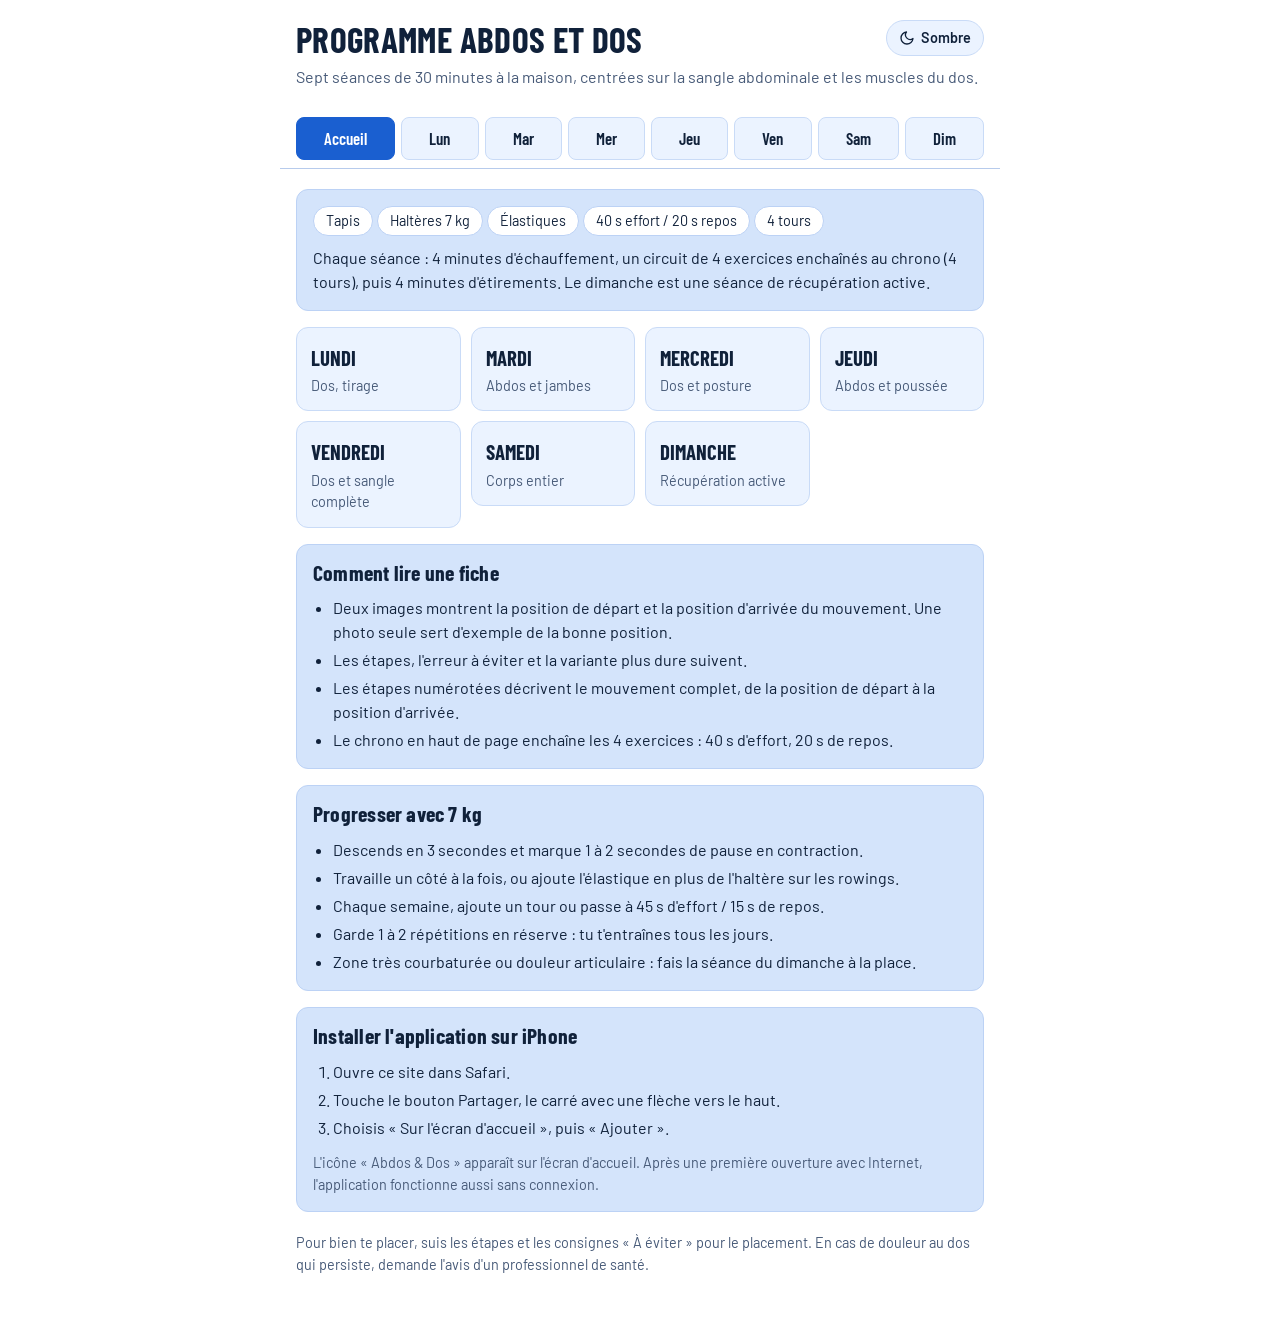
<file: index.html>
<!DOCTYPE html>
<html lang="fr">
<head>
<meta charset="utf-8">
<meta name="viewport" content="width=device-width, initial-scale=1">
<title>Programme abdos et dos, 7 séances de 30 min</title>
<meta name="description" content="Sept séances de 30 minutes à la maison pour la sangle abdominale et le dos, avec chrono et schémas de chaque mouvement.">
<link rel="preconnect" href="https://fonts.googleapis.com">
<link href="https://fonts.googleapis.com/css2?family=Barlow+Condensed:wght@600;700&family=Barlow:wght@400;500;600&display=swap" rel="stylesheet">
<link rel="stylesheet" href="assets/style.css">
<link rel="icon" href="assets/favicon.svg" type="image/svg+xml">
<link rel="manifest" href="manifest.webmanifest">
<link rel="apple-touch-icon" href="assets/icon-180.png">
<meta name="theme-color" content="#1a5fd0">
<meta name="apple-mobile-web-app-capable" content="yes">
<meta name="mobile-web-app-capable" content="yes">
<meta name="apple-mobile-web-app-title" content="Abdos &amp; Dos">
<meta name="apple-mobile-web-app-status-bar-style" content="default">
<script>try{if(localStorage.getItem("theme")==="dark")document.documentElement.dataset.theme="dark"}catch(e){}</script>
<script src="assets/theme.js" defer></script>
</head>
<body>
<div class="wrap">
  <header style="display:flex;flex-direction:column;gap:6px">
    <div class="top">
      <a href="index.html" style="text-decoration:none;color:inherit"><h1>Programme abdos et dos</h1></a>
      <button class="theme-btn" id="theme" type="button" aria-pressed="false">
        <svg class="moon" viewBox="0 0 24 24" aria-hidden="true"><path d="M21 12.8A9 9 0 1 1 11.2 3a7 7 0 0 0 9.8 9.8z"/></svg>
        <svg class="sun" viewBox="0 0 24 24" aria-hidden="true"><circle cx="12" cy="12" r="4"/><path d="M12 2v2M12 20v2M4.9 4.9l1.4 1.4M17.7 17.7l1.4 1.4M2 12h2M20 12h2M4.9 19.1l1.4-1.4M17.7 6.3l1.4-1.4"/></svg>
        <span id="theme-label">Sombre</span>
      </button>
    </div>
    <p class="lead">Sept séances de 30 minutes à la maison, centrées sur la sangle abdominale et les muscles du dos.</p>
  </header>
  <nav class="daynav" aria-label="Jours de la semaine"><div class="days"><a class="home" href="index.html" aria-current="page" aria-label="Accueil">Accueil</a><a href="lundi.html" aria-label="Lundi">Lun</a><a href="mardi.html" aria-label="Mardi">Mar</a><a href="mercredi.html" aria-label="Mercredi">Mer</a><a href="jeudi.html" aria-label="Jeudi">Jeu</a><a href="vendredi.html" aria-label="Vendredi">Ven</a><a href="samedi.html" aria-label="Samedi">Sam</a><a href="dimanche.html" aria-label="Dimanche">Dim</a></div></nav>
  <main style="display:flex;flex-direction:column;gap:16px">
<section class="block" style="gap:10px"><ul class="facts"><li>Tapis</li><li>Haltères 7 kg</li><li>Élastiques</li><li>40 s effort / 20 s repos</li><li>4 tours</li></ul><p>Chaque séance : 4 minutes d'échauffement, un circuit de 4 exercices enchaînés au chrono (4 tours), puis 4 minutes d'étirements. Le dimanche est une séance de récupération active.</p></section>
<ul class="cards"><li><a href="lundi.html"><span class="d">Lundi</span><span class="t">Dos, tirage</span></a></li><li><a href="mardi.html"><span class="d">Mardi</span><span class="t">Abdos et jambes</span></a></li><li><a href="mercredi.html"><span class="d">Mercredi</span><span class="t">Dos et posture</span></a></li><li><a href="jeudi.html"><span class="d">Jeudi</span><span class="t">Abdos et poussée</span></a></li><li><a href="vendredi.html"><span class="d">Vendredi</span><span class="t">Dos et sangle complète</span></a></li><li><a href="samedi.html"><span class="d">Samedi</span><span class="t">Corps entier</span></a></li><li><a href="dimanche.html"><span class="d">Dimanche</span><span class="t">Récupération active</span></a></li></ul>
<section class="block"><h3>Comment lire une fiche</h3><ul><li>Deux images montrent la position de départ et la position d'arrivée du mouvement. Une photo seule sert d'exemple de la bonne position.</li><li>Les étapes, l'erreur à éviter et la variante plus dure suivent.</li><li>Les étapes numérotées décrivent le mouvement complet, de la position de départ à la position d'arrivée.</li><li>Le chrono en haut de page enchaîne les 4 exercices : 40 s d'effort, 20 s de repos.</li></ul></section>
<section class="block"><h3>Progresser avec 7 kg</h3><ul><li>Descends en 3 secondes et marque 1 à 2 secondes de pause en contraction.</li><li>Travaille un côté à la fois, ou ajoute l'élastique en plus de l'haltère sur les rowings.</li><li>Chaque semaine, ajoute un tour ou passe à 45 s d'effort / 15 s de repos.</li><li>Garde 1 à 2 répétitions en réserve : tu t'entraînes tous les jours.</li><li>Zone très courbaturée ou douleur articulaire : fais la séance du dimanche à la place.</li></ul></section>
<section class="block install"><h3>Installer l'application sur iPhone</h3><ol><li>Ouvre ce site dans Safari.</li><li>Touche le bouton Partager, le carré avec une flèche vers le haut.</li><li>Choisis « Sur l'écran d'accueil », puis « Ajouter ».</li></ol><p class="meta">L'icône « Abdos &amp; Dos » apparaît sur l'écran d'accueil. Après une première ouverture avec Internet, l'application fonctionne aussi sans connexion.</p></section>
  </main>
  <footer>Pour bien te placer, suis les étapes et les consignes « À éviter » pour le placement. En cas de douleur au dos qui persiste, demande l'avis d'un professionnel de santé.</footer>
</div>
</body>
</html>
</file>
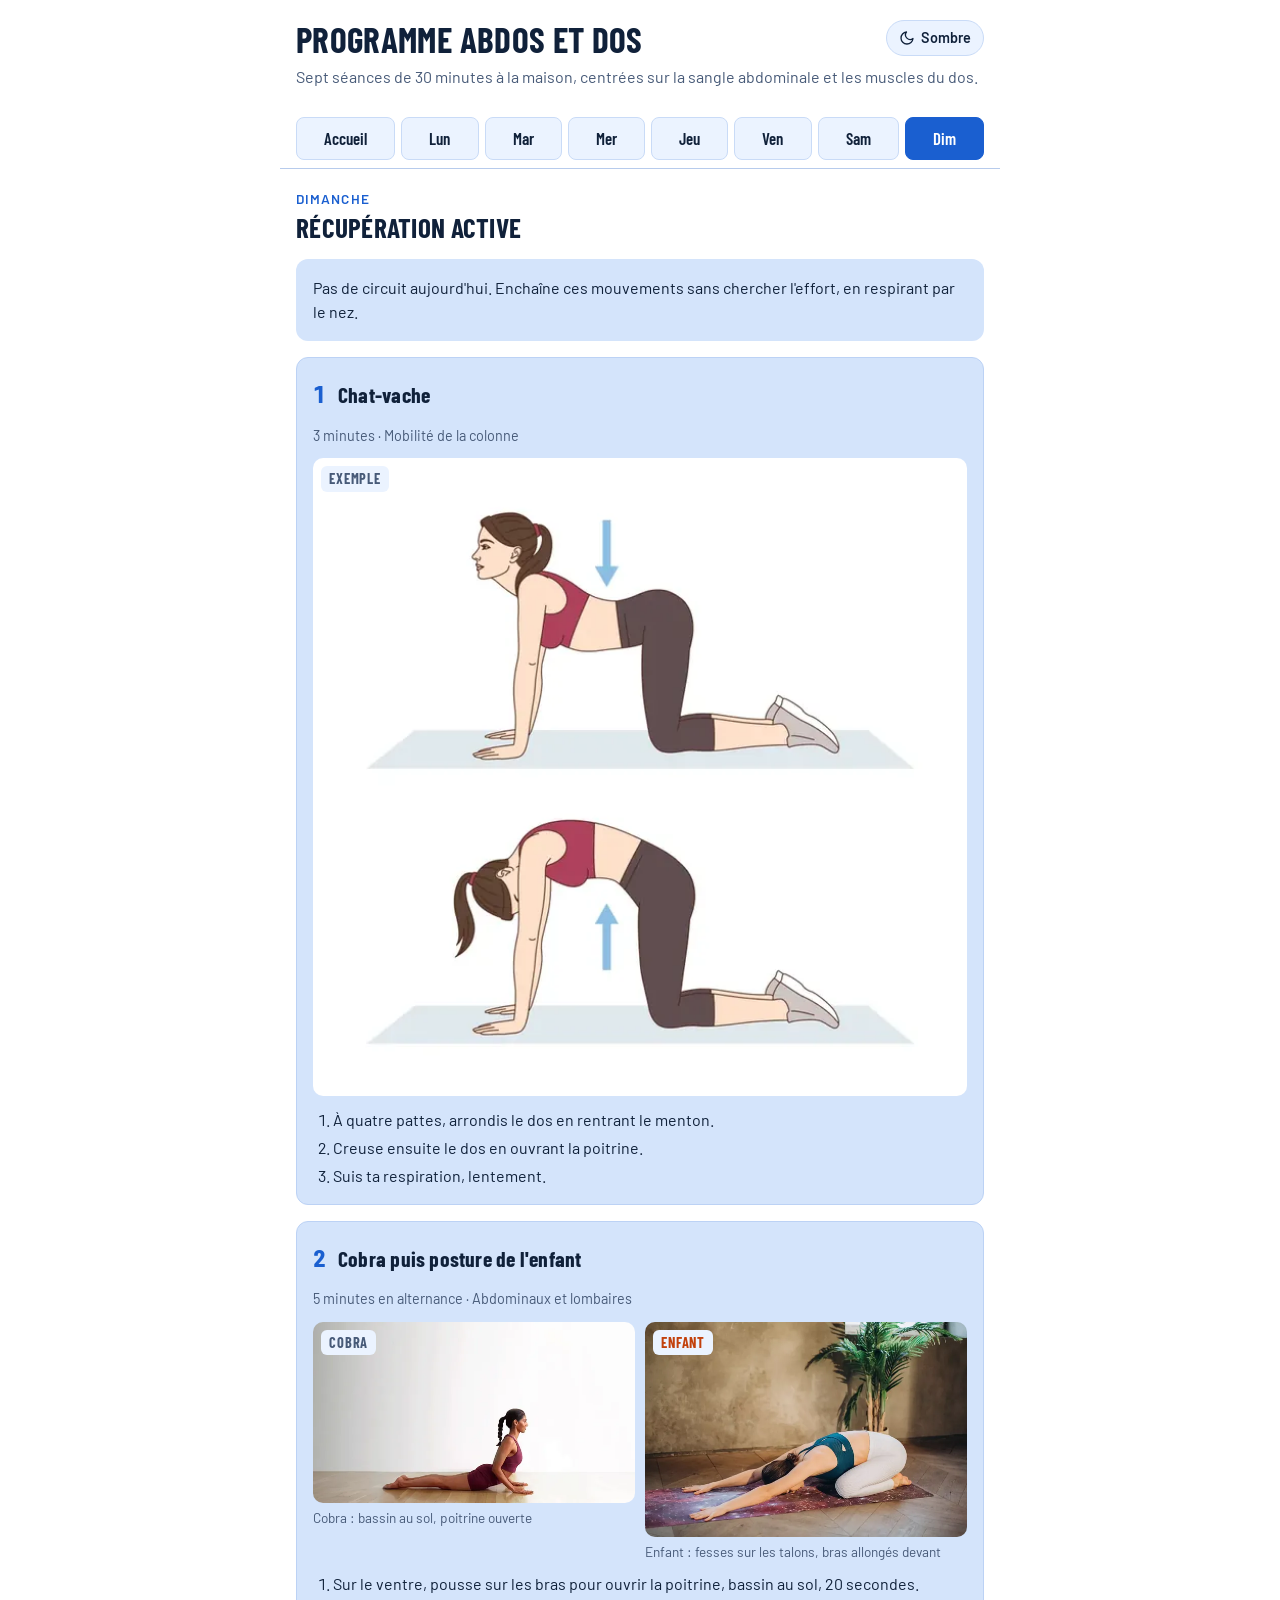
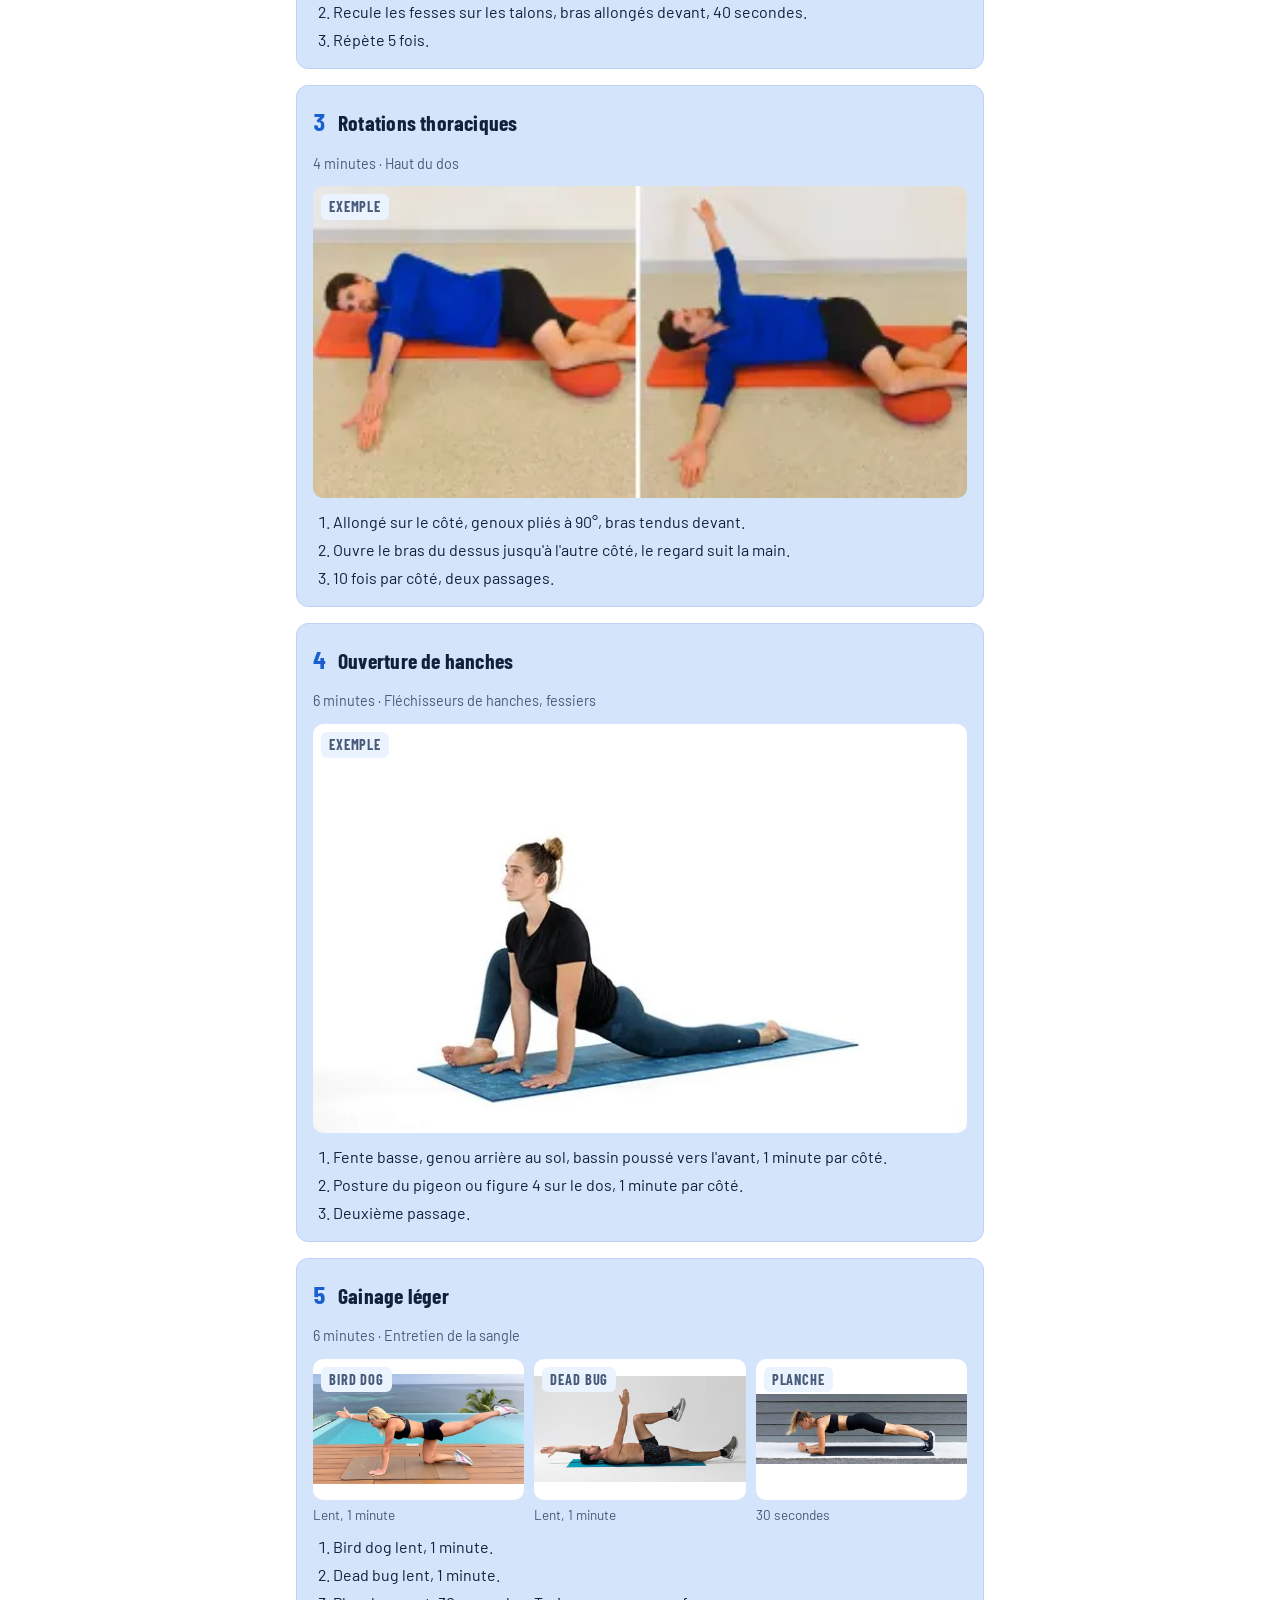
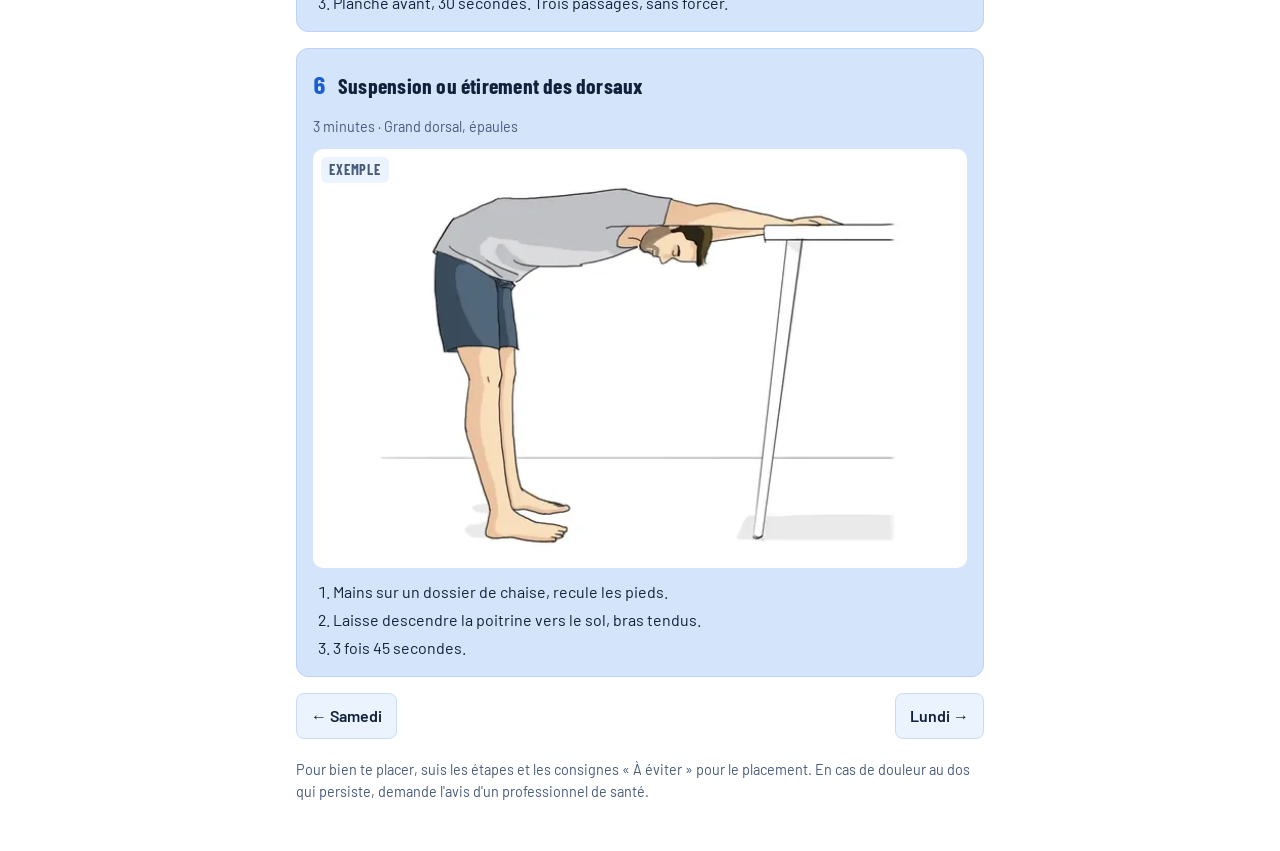
<file: dimanche.html>
<!DOCTYPE html>
<html lang="fr">
<head>
<meta charset="utf-8">
<meta name="viewport" content="width=device-width, initial-scale=1">
<title>Dimanche : Récupération active · Programme abdos et dos</title>
<meta name="description" content="Séance du dimanche : récupération active. Chrono 40 s / 20 s et deux schémas pour chaque exercice.">
<link rel="preconnect" href="https://fonts.googleapis.com">
<link href="https://fonts.googleapis.com/css2?family=Barlow+Condensed:wght@600;700&family=Barlow:wght@400;500;600&display=swap" rel="stylesheet">
<link rel="stylesheet" href="assets/style.css">
<link rel="icon" href="assets/favicon.svg" type="image/svg+xml">
<link rel="manifest" href="manifest.webmanifest">
<link rel="apple-touch-icon" href="assets/icon-180.png">
<meta name="theme-color" content="#1a5fd0">
<meta name="apple-mobile-web-app-capable" content="yes">
<meta name="mobile-web-app-capable" content="yes">
<meta name="apple-mobile-web-app-title" content="Abdos &amp; Dos">
<meta name="apple-mobile-web-app-status-bar-style" content="default">
<script>try{if(localStorage.getItem("theme")==="dark")document.documentElement.dataset.theme="dark"}catch(e){}</script>
<script src="assets/theme.js" defer></script>
</head>
<body>
<div class="wrap">
  <header style="display:flex;flex-direction:column;gap:6px">
    <div class="top">
      <a href="index.html" style="text-decoration:none;color:inherit"><h1>Programme abdos et dos</h1></a>
      <button class="theme-btn" id="theme" type="button" aria-pressed="false">
        <svg class="moon" viewBox="0 0 24 24" aria-hidden="true"><path d="M21 12.8A9 9 0 1 1 11.2 3a7 7 0 0 0 9.8 9.8z"/></svg>
        <svg class="sun" viewBox="0 0 24 24" aria-hidden="true"><circle cx="12" cy="12" r="4"/><path d="M12 2v2M12 20v2M4.9 4.9l1.4 1.4M17.7 17.7l1.4 1.4M2 12h2M20 12h2M4.9 19.1l1.4-1.4M17.7 6.3l1.4-1.4"/></svg>
        <span id="theme-label">Sombre</span>
      </button>
    </div>
    <p class="lead">Sept séances de 30 minutes à la maison, centrées sur la sangle abdominale et les muscles du dos.</p>
  </header>
  <nav class="daynav" aria-label="Jours de la semaine"><div class="days"><a class="home" href="index.html" aria-label="Accueil">Accueil</a><a href="lundi.html" aria-label="Lundi">Lun</a><a href="mardi.html" aria-label="Mardi">Mar</a><a href="mercredi.html" aria-label="Mercredi">Mer</a><a href="jeudi.html" aria-label="Jeudi">Jeu</a><a href="vendredi.html" aria-label="Vendredi">Ven</a><a href="samedi.html" aria-label="Samedi">Sam</a><a href="dimanche.html" aria-current="page" aria-label="Dimanche">Dim</a></div></nav>
  <main style="display:flex;flex-direction:column;gap:16px">
<div class="day-head"><span class="eyebrow">Dimanche</span><h2>Récupération active</h2></div>
<section class="block phase"><p>Pas de circuit aujourd'hui. Enchaîne ces mouvements sans chercher l'effort, en respirant par le nez.</p></section>
<article class="block" id="exo-1"><div class="ex-top"><span class="num">1</span><h3>Chat-vache</h3></div><p class="meta">3 minutes · Mobilité de la colonne</p><div class="poses single"><figure><div class="frame"><span class="tag">Exemple</span><img src="img/dimanche-1.webp" alt="Chat-vache : exemple" loading="lazy" decoding="async"></div></figure></div><ol><li>À quatre pattes, arrondis le dos en rentrant le menton.</li><li>Creuse ensuite le dos en ouvrant la poitrine.</li><li>Suis ta respiration, lentement.</li></ol></article>
<article class="block" id="exo-2"><div class="ex-top"><span class="num">2</span><h3>Cobra puis posture de l'enfant</h3></div><p class="meta">5 minutes en alternance · Abdominaux et lombaires</p><div class="poses"><figure><div class="frame"><span class="tag">Cobra</span><img src="img/dimanche-2-depart.webp" alt="Cobra puis posture de l&#x27;enfant : cobra" loading="lazy" decoding="async"></div><figcaption>Cobra : bassin au sol, poitrine ouverte</figcaption></figure><figure><div class="frame"><span class="tag end">Enfant</span><img src="img/dimanche-2-arrivee.webp" alt="Cobra puis posture de l&#x27;enfant : enfant" loading="lazy" decoding="async"></div><figcaption>Enfant : fesses sur les talons, bras allongés devant</figcaption></figure></div><ol><li>Sur le ventre, pousse sur les bras pour ouvrir la poitrine, bassin au sol, 20 secondes.</li><li>Recule les fesses sur les talons, bras allongés devant, 40 secondes.</li><li>Répète 5 fois.</li></ol></article>
<article class="block" id="exo-3"><div class="ex-top"><span class="num">3</span><h3>Rotations thoraciques</h3></div><p class="meta">4 minutes · Haut du dos</p><div class="poses single"><figure><div class="frame"><span class="tag">Exemple</span><img src="img/dimanche-3.webp" alt="Rotations thoraciques : exemple" loading="lazy" decoding="async"></div></figure></div><ol><li>Allongé sur le côté, genoux pliés à 90°, bras tendus devant.</li><li>Ouvre le bras du dessus jusqu'à l'autre côté, le regard suit la main.</li><li>10 fois par côté, deux passages.</li></ol></article>
<article class="block" id="exo-4"><div class="ex-top"><span class="num">4</span><h3>Ouverture de hanches</h3></div><p class="meta">6 minutes · Fléchisseurs de hanches, fessiers</p><div class="poses single"><figure><div class="frame"><span class="tag">Exemple</span><img src="img/dimanche-4.webp" alt="Ouverture de hanches : exemple" loading="lazy" decoding="async"></div></figure></div><ol><li>Fente basse, genou arrière au sol, bassin poussé vers l'avant, 1 minute par côté.</li><li>Posture du pigeon ou figure 4 sur le dos, 1 minute par côté.</li><li>Deuxième passage.</li></ol></article>
<article class="block" id="exo-5"><div class="ex-top"><span class="num">5</span><h3>Gainage léger</h3></div><p class="meta">6 minutes · Entretien de la sangle</p><div class="poses trio"><figure><div class="frame"><span class="tag">Bird dog</span><img src="img/dimanche-5-1.webp" alt="Gainage léger : Bird dog" loading="lazy" decoding="async"></div><figcaption>Lent, 1 minute</figcaption></figure><figure><div class="frame"><span class="tag">Dead bug</span><img src="img/dimanche-5-2.webp" alt="Gainage léger : Dead bug" loading="lazy" decoding="async"></div><figcaption>Lent, 1 minute</figcaption></figure><figure><div class="frame"><span class="tag">Planche</span><img src="img/dimanche-5-3.webp" alt="Gainage léger : Planche" loading="lazy" decoding="async"></div><figcaption>30 secondes</figcaption></figure></div><ol><li>Bird dog lent, 1 minute.</li><li>Dead bug lent, 1 minute.</li><li>Planche avant, 30 secondes. Trois passages, sans forcer.</li></ol></article>
<article class="block" id="exo-6"><div class="ex-top"><span class="num">6</span><h3>Suspension ou étirement des dorsaux</h3></div><p class="meta">3 minutes · Grand dorsal, épaules</p><div class="poses single"><figure><div class="frame"><span class="tag">Exemple</span><img src="img/dimanche-6.webp" alt="Suspension ou étirement des dorsaux : exemple" loading="lazy" decoding="async"></div></figure></div><ol><li>Mains sur un dossier de chaise, recule les pieds.</li><li>Laisse descendre la poitrine vers le sol, bras tendus.</li><li>3 fois 45 secondes.</li></ol></article>
<nav class="pager" aria-label="Jour précédent ou suivant"><a href="samedi.html" rel="prev">← Samedi</a><a href="lundi.html" rel="next">Lundi →</a></nav>
  </main>
  <footer>Pour bien te placer, suis les étapes et les consignes « À éviter » pour le placement. En cas de douleur au dos qui persiste, demande l'avis d'un professionnel de santé.</footer>
</div>
</body>
</html>
</file>
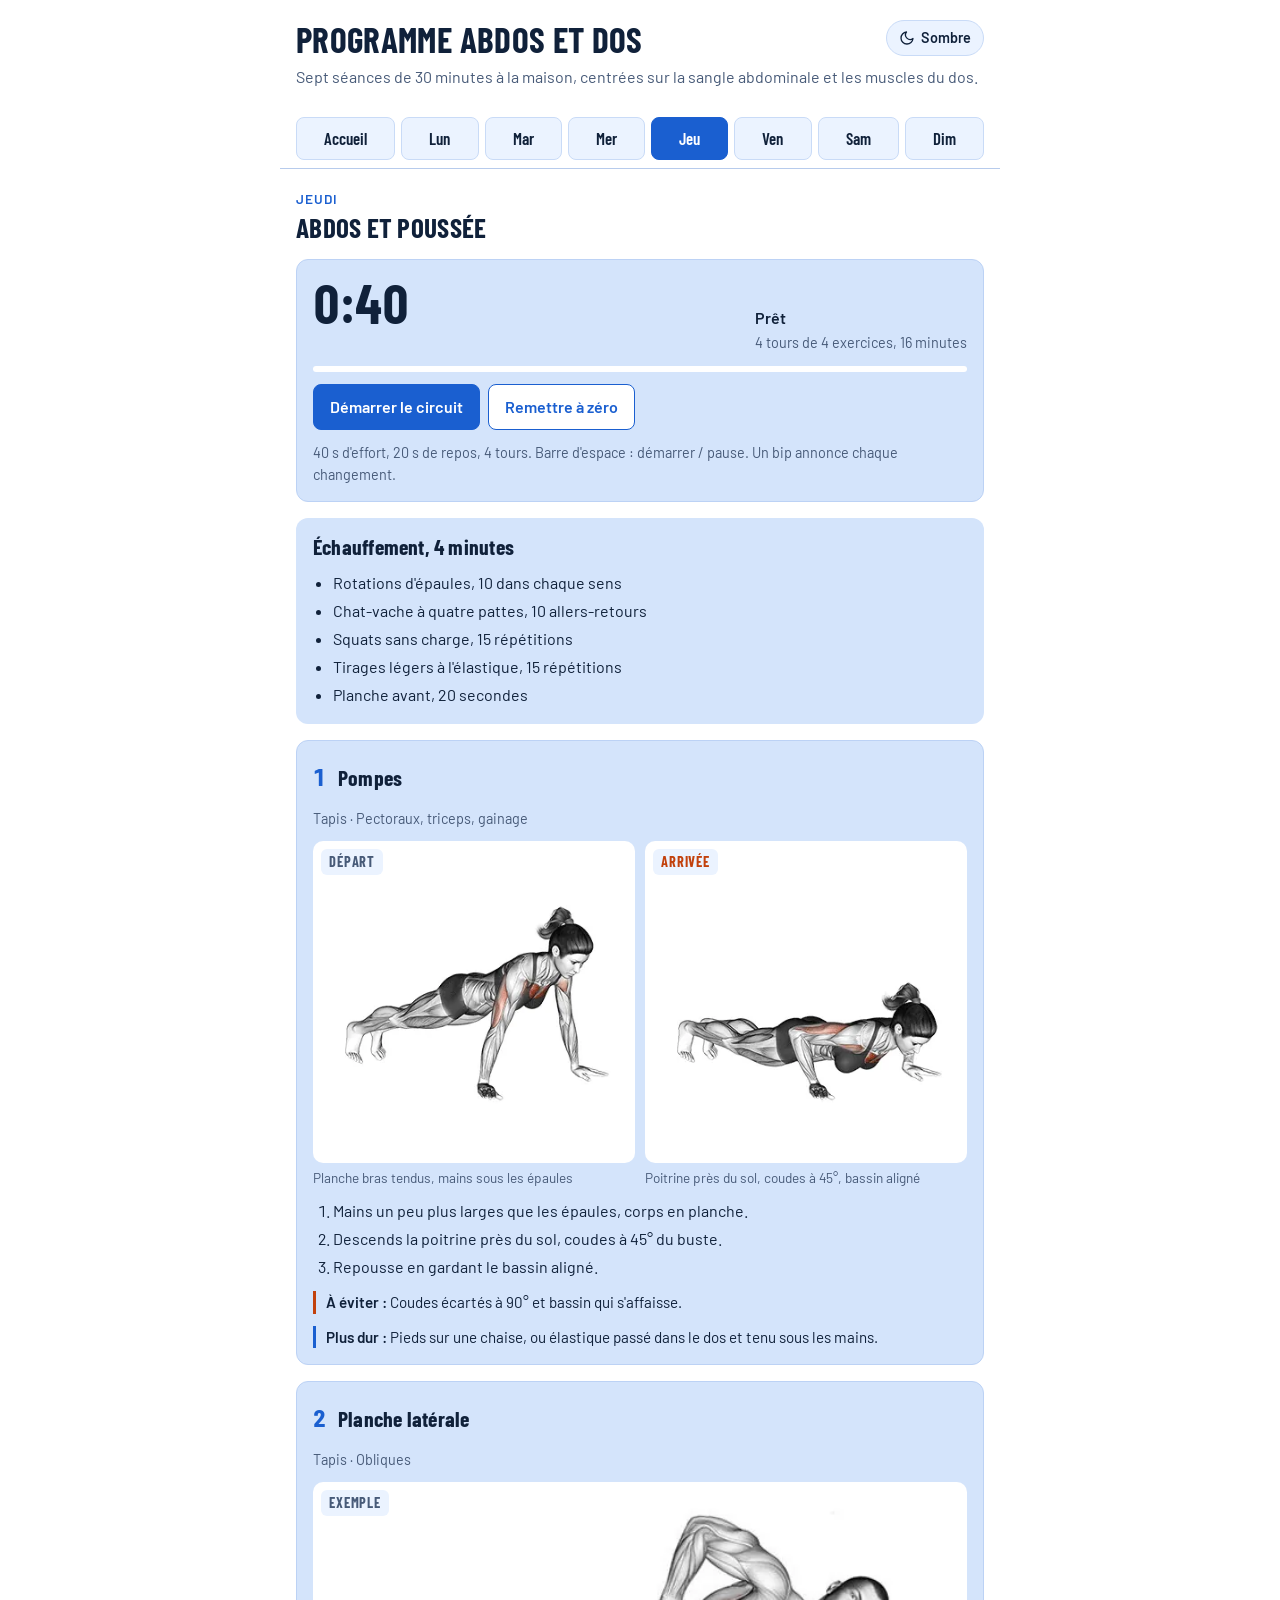
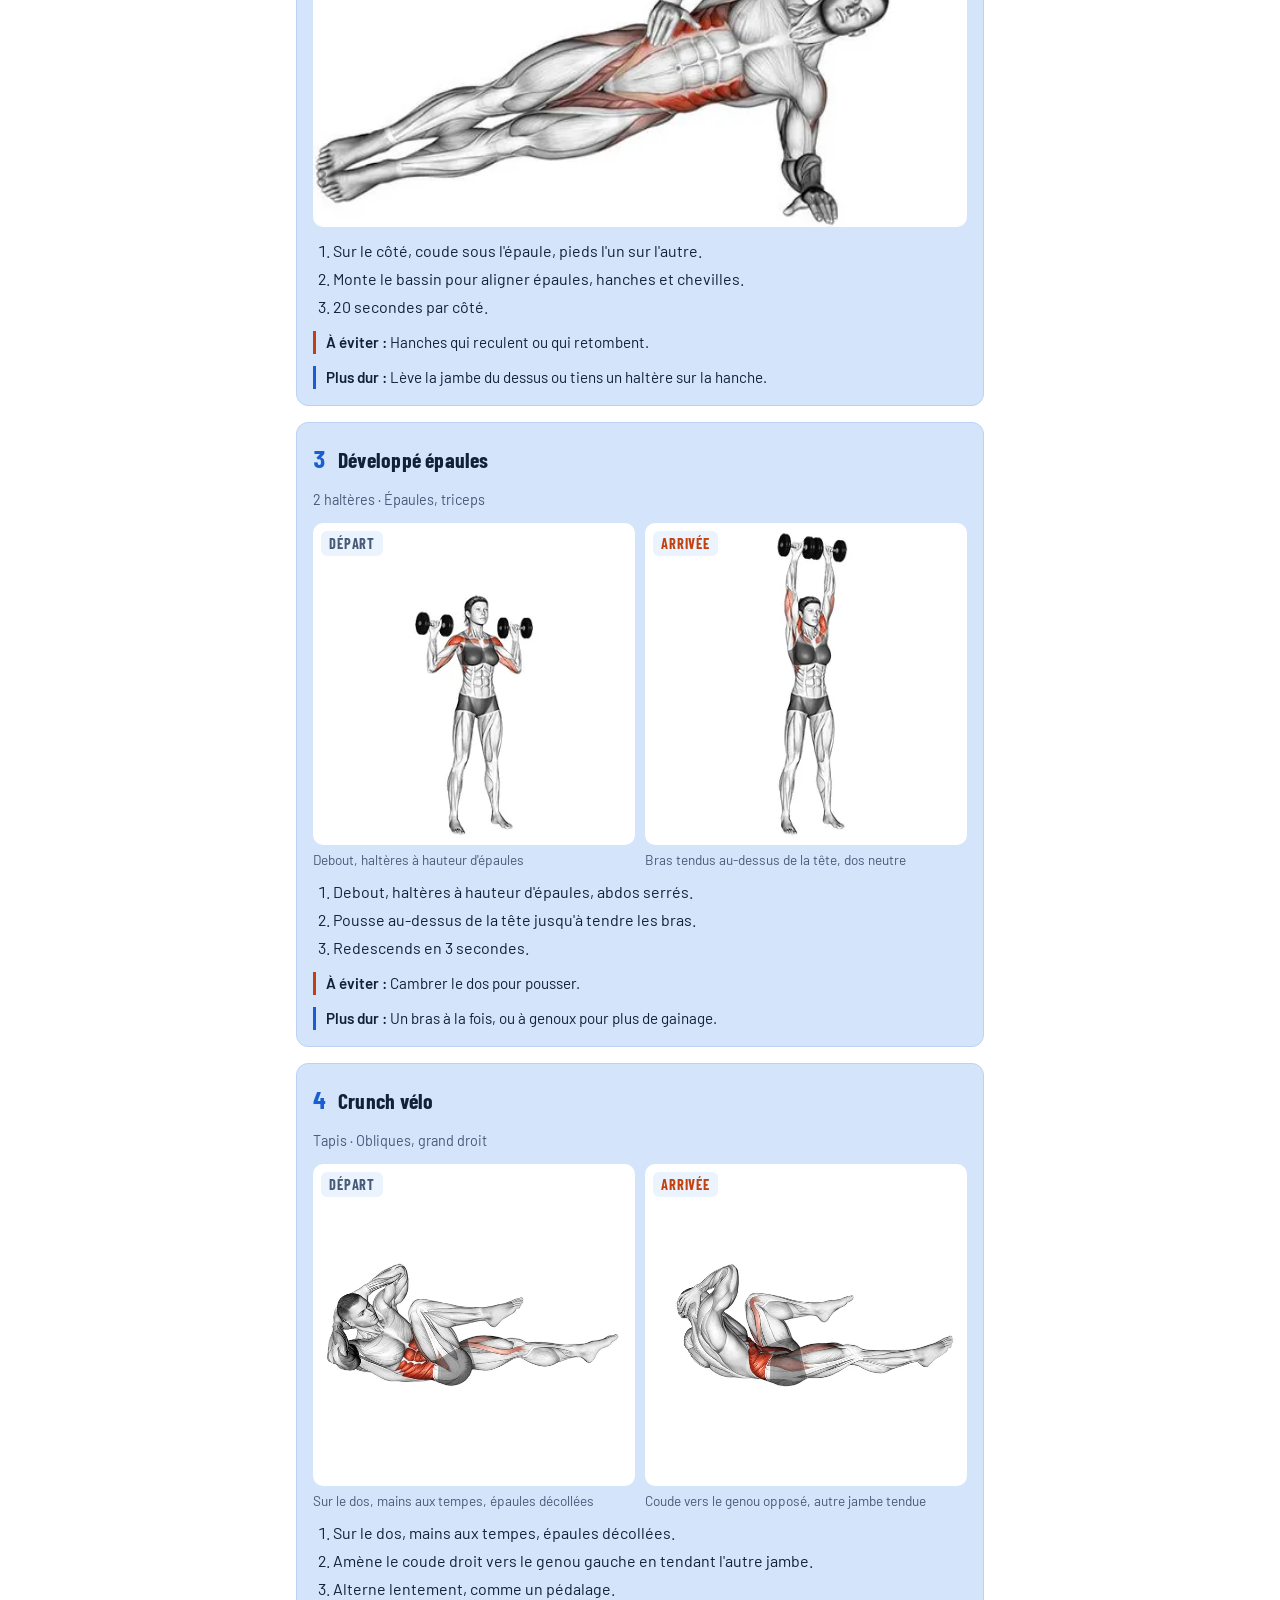
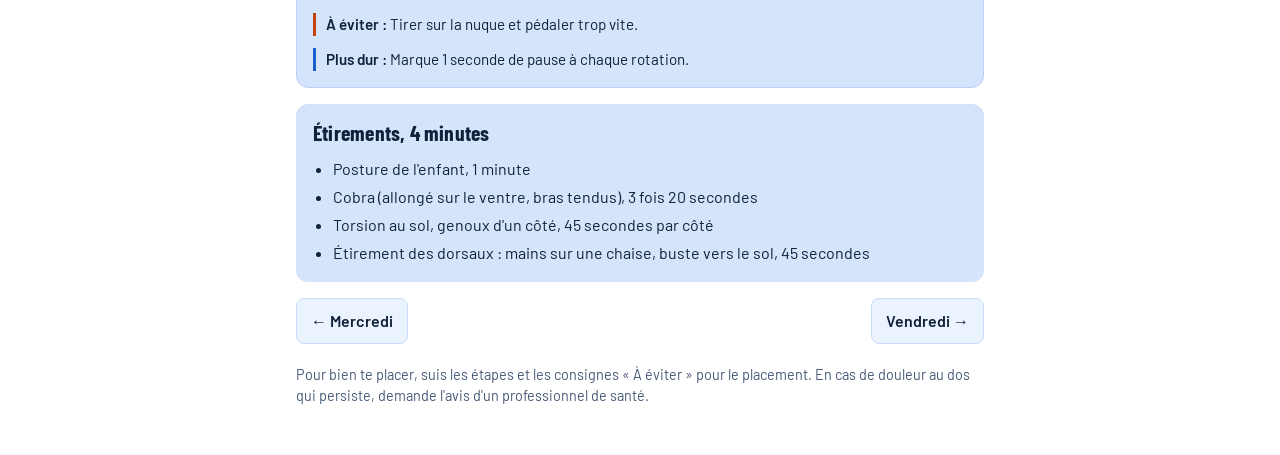
<file: jeudi.html>
<!DOCTYPE html>
<html lang="fr">
<head>
<meta charset="utf-8">
<meta name="viewport" content="width=device-width, initial-scale=1">
<title>Jeudi : Abdos et poussée · Programme abdos et dos</title>
<meta name="description" content="Séance du jeudi : abdos et poussée. Chrono 40 s / 20 s et deux schémas pour chaque exercice.">
<link rel="preconnect" href="https://fonts.googleapis.com">
<link href="https://fonts.googleapis.com/css2?family=Barlow+Condensed:wght@600;700&family=Barlow:wght@400;500;600&display=swap" rel="stylesheet">
<link rel="stylesheet" href="assets/style.css">
<link rel="icon" href="assets/favicon.svg" type="image/svg+xml">
<link rel="manifest" href="manifest.webmanifest">
<link rel="apple-touch-icon" href="assets/icon-180.png">
<meta name="theme-color" content="#1a5fd0">
<meta name="apple-mobile-web-app-capable" content="yes">
<meta name="mobile-web-app-capable" content="yes">
<meta name="apple-mobile-web-app-title" content="Abdos &amp; Dos">
<meta name="apple-mobile-web-app-status-bar-style" content="default">
<script>try{if(localStorage.getItem("theme")==="dark")document.documentElement.dataset.theme="dark"}catch(e){}</script>
<script src="assets/theme.js" defer></script>
</head>
<body>
<div class="wrap">
  <header style="display:flex;flex-direction:column;gap:6px">
    <div class="top">
      <a href="index.html" style="text-decoration:none;color:inherit"><h1>Programme abdos et dos</h1></a>
      <button class="theme-btn" id="theme" type="button" aria-pressed="false">
        <svg class="moon" viewBox="0 0 24 24" aria-hidden="true"><path d="M21 12.8A9 9 0 1 1 11.2 3a7 7 0 0 0 9.8 9.8z"/></svg>
        <svg class="sun" viewBox="0 0 24 24" aria-hidden="true"><circle cx="12" cy="12" r="4"/><path d="M12 2v2M12 20v2M4.9 4.9l1.4 1.4M17.7 17.7l1.4 1.4M2 12h2M20 12h2M4.9 19.1l1.4-1.4M17.7 6.3l1.4-1.4"/></svg>
        <span id="theme-label">Sombre</span>
      </button>
    </div>
    <p class="lead">Sept séances de 30 minutes à la maison, centrées sur la sangle abdominale et les muscles du dos.</p>
  </header>
  <nav class="daynav" aria-label="Jours de la semaine"><div class="days"><a class="home" href="index.html" aria-label="Accueil">Accueil</a><a href="lundi.html" aria-label="Lundi">Lun</a><a href="mardi.html" aria-label="Mardi">Mar</a><a href="mercredi.html" aria-label="Mercredi">Mer</a><a href="jeudi.html" aria-current="page" aria-label="Jeudi">Jeu</a><a href="vendredi.html" aria-label="Vendredi">Ven</a><a href="samedi.html" aria-label="Samedi">Sam</a><a href="dimanche.html" aria-label="Dimanche">Dim</a></div></nav>
  <main style="display:flex;flex-direction:column;gap:16px">
<div class="day-head"><span class="eyebrow">Jeudi</span><h2>Abdos et poussée</h2></div>
<section class="block timer" id="timer" data-phase="pret" aria-live="polite"><div class="clock"><span class="time" id="t">0:40</span><span><span class="state" id="s">Prêt</span><br><span class="meta" id="r"></span></span></div><div class="bar"><i id="b"></i></div><div class="btns"><button class="primary" id="go" type="button">Démarrer le circuit</button><button id="rz" type="button">Remettre à zéro</button></div><p class="meta">40 s d'effort, 20 s de repos, 4 tours. Barre d'espace : démarrer / pause. Un bip annonce chaque changement.</p></section>
<section class="block phase"><h3>Échauffement, 4 minutes</h3><ul><li>Rotations d'épaules, 10 dans chaque sens</li><li>Chat-vache à quatre pattes, 10 allers-retours</li><li>Squats sans charge, 15 répétitions</li><li>Tirages légers à l'élastique, 15 répétitions</li><li>Planche avant, 20 secondes</li></ul></section>
<article class="block" id="exo-1"><div class="ex-top"><span class="num">1</span><h3>Pompes</h3></div><p class="meta">Tapis · Pectoraux, triceps, gainage</p><div class="poses"><figure><div class="frame"><span class="tag">Départ</span><img src="img/jeudi-1-depart.webp" alt="Pompes : position de départ" loading="lazy" decoding="async"></div><figcaption>Planche bras tendus, mains sous les épaules</figcaption></figure><figure><div class="frame"><span class="tag end">Arrivée</span><img src="img/jeudi-1-arrivee.webp" alt="Pompes : position d&#x27;arrivée" loading="lazy" decoding="async"></div><figcaption>Poitrine près du sol, coudes à 45°, bassin aligné</figcaption></figure></div><ol><li>Mains un peu plus larges que les épaules, corps en planche.</li><li>Descends la poitrine près du sol, coudes à 45° du buste.</li><li>Repousse en gardant le bassin aligné.</li></ol><p class="note"><b>À éviter :</b> Coudes écartés à 90° et bassin qui s'affaisse.</p><p class="note plus"><b>Plus dur :</b> Pieds sur une chaise, ou élastique passé dans le dos et tenu sous les mains.</p></article>
<article class="block" id="exo-2"><div class="ex-top"><span class="num">2</span><h3>Planche latérale</h3></div><p class="meta">Tapis · Obliques</p><div class="poses single"><figure><div class="frame"><span class="tag">Exemple</span><img src="img/jeudi-2.webp" alt="Planche latérale : exemple" loading="lazy" decoding="async"></div></figure></div><ol><li>Sur le côté, coude sous l'épaule, pieds l'un sur l'autre.</li><li>Monte le bassin pour aligner épaules, hanches et chevilles.</li><li>20 secondes par côté.</li></ol><p class="note"><b>À éviter :</b> Hanches qui reculent ou qui retombent.</p><p class="note plus"><b>Plus dur :</b> Lève la jambe du dessus ou tiens un haltère sur la hanche.</p></article>
<article class="block" id="exo-3"><div class="ex-top"><span class="num">3</span><h3>Développé épaules</h3></div><p class="meta">2 haltères · Épaules, triceps</p><div class="poses"><figure><div class="frame"><span class="tag">Départ</span><img src="img/jeudi-3-depart.webp" alt="Développé épaules : position de départ" loading="lazy" decoding="async"></div><figcaption>Debout, haltères à hauteur d'épaules</figcaption></figure><figure><div class="frame"><span class="tag end">Arrivée</span><img src="img/jeudi-3-arrivee.webp" alt="Développé épaules : position d&#x27;arrivée" loading="lazy" decoding="async"></div><figcaption>Bras tendus au-dessus de la tête, dos neutre</figcaption></figure></div><ol><li>Debout, haltères à hauteur d'épaules, abdos serrés.</li><li>Pousse au-dessus de la tête jusqu'à tendre les bras.</li><li>Redescends en 3 secondes.</li></ol><p class="note"><b>À éviter :</b> Cambrer le dos pour pousser.</p><p class="note plus"><b>Plus dur :</b> Un bras à la fois, ou à genoux pour plus de gainage.</p></article>
<article class="block" id="exo-4"><div class="ex-top"><span class="num">4</span><h3>Crunch vélo</h3></div><p class="meta">Tapis · Obliques, grand droit</p><div class="poses"><figure><div class="frame"><span class="tag">Départ</span><img src="img/jeudi-4-depart.webp" alt="Crunch vélo : position de départ" loading="lazy" decoding="async"></div><figcaption>Sur le dos, mains aux tempes, épaules décollées</figcaption></figure><figure><div class="frame"><span class="tag end">Arrivée</span><img src="img/jeudi-4-arrivee.webp" alt="Crunch vélo : position d&#x27;arrivée" loading="lazy" decoding="async"></div><figcaption>Coude vers le genou opposé, autre jambe tendue</figcaption></figure></div><ol><li>Sur le dos, mains aux tempes, épaules décollées.</li><li>Amène le coude droit vers le genou gauche en tendant l'autre jambe.</li><li>Alterne lentement, comme un pédalage.</li></ol><p class="note"><b>À éviter :</b> Tirer sur la nuque et pédaler trop vite.</p><p class="note plus"><b>Plus dur :</b> Marque 1 seconde de pause à chaque rotation.</p></article>
<section class="block phase"><h3>Étirements, 4 minutes</h3><ul><li>Posture de l'enfant, 1 minute</li><li>Cobra (allongé sur le ventre, bras tendus), 3 fois 20 secondes</li><li>Torsion au sol, genoux d'un côté, 45 secondes par côté</li><li>Étirement des dorsaux : mains sur une chaise, buste vers le sol, 45 secondes</li></ul></section>
<nav class="pager" aria-label="Jour précédent ou suivant"><a href="mercredi.html" rel="prev">← Mercredi</a><a href="vendredi.html" rel="next">Vendredi →</a></nav>
<script src="assets/timer.js"></script>
  </main>
  <footer>Pour bien te placer, suis les étapes et les consignes « À éviter » pour le placement. En cas de douleur au dos qui persiste, demande l'avis d'un professionnel de santé.</footer>
</div>
</body>
</html>
</file>
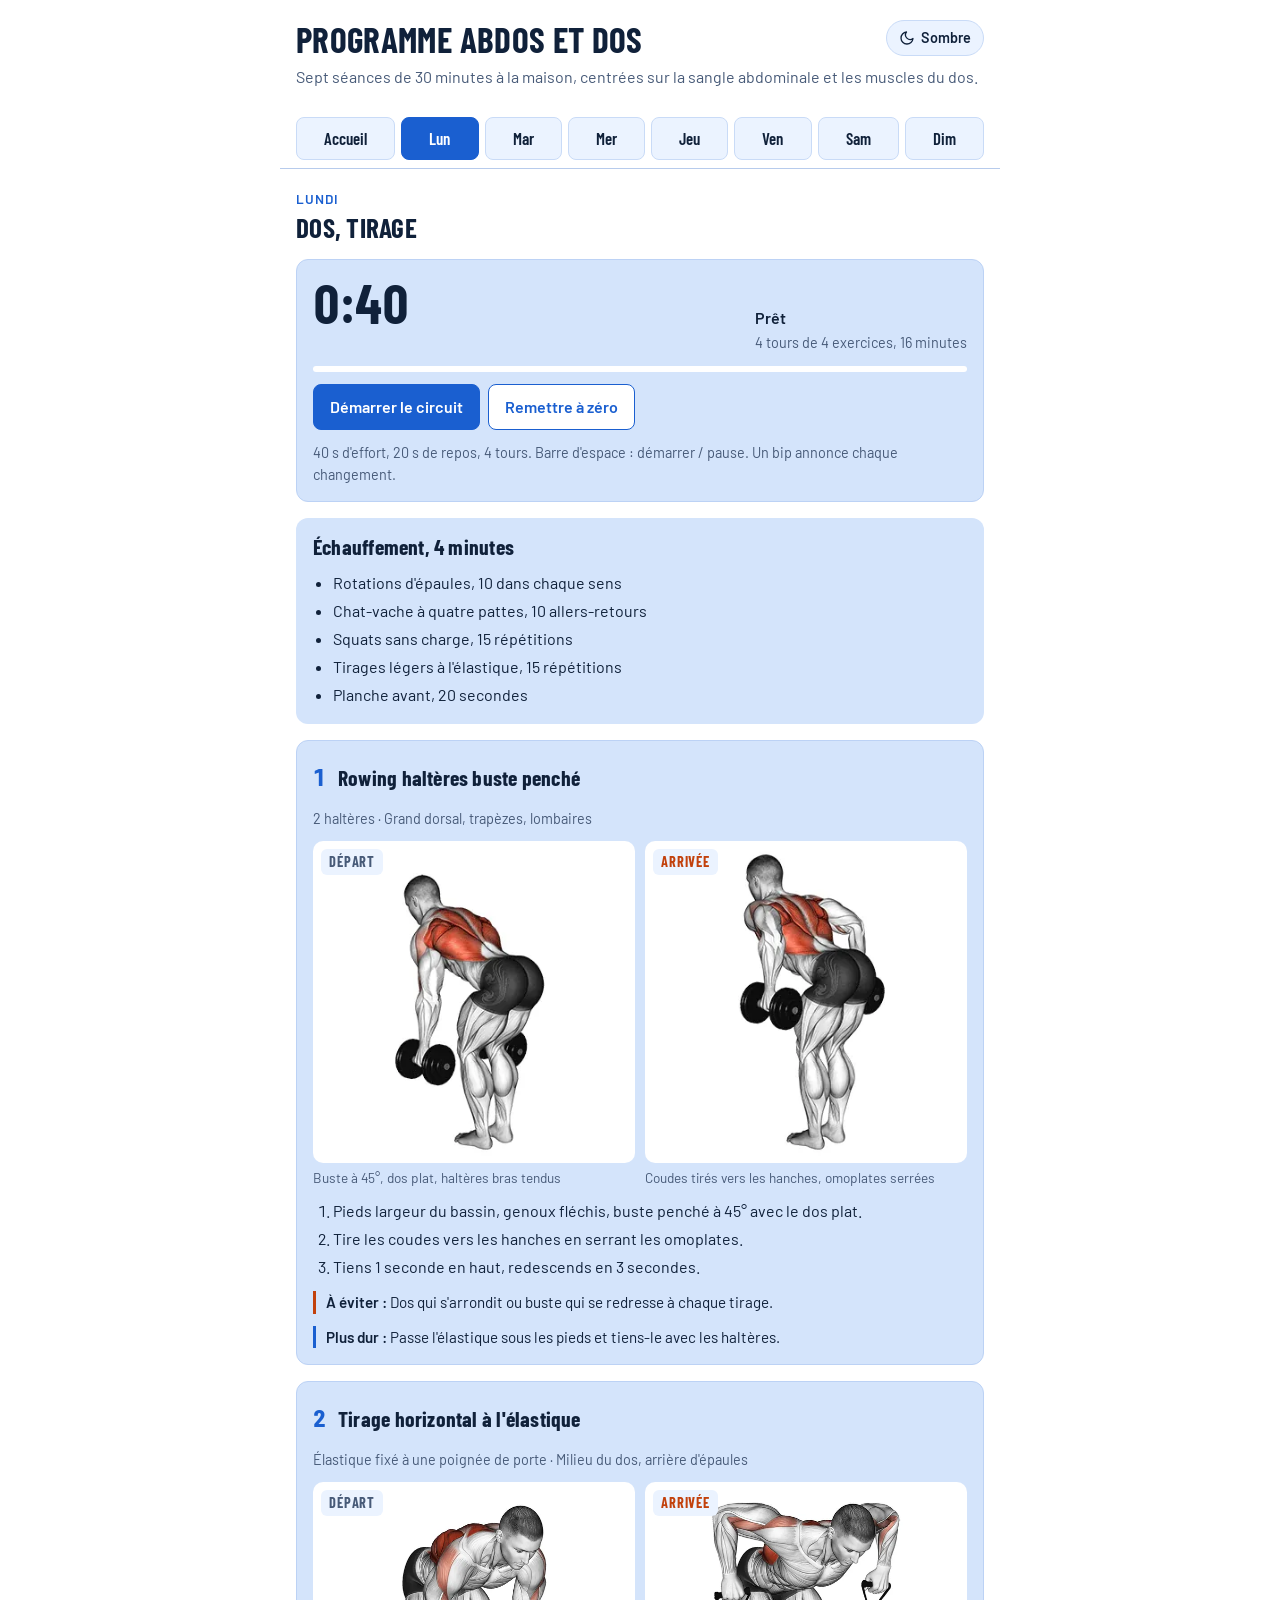
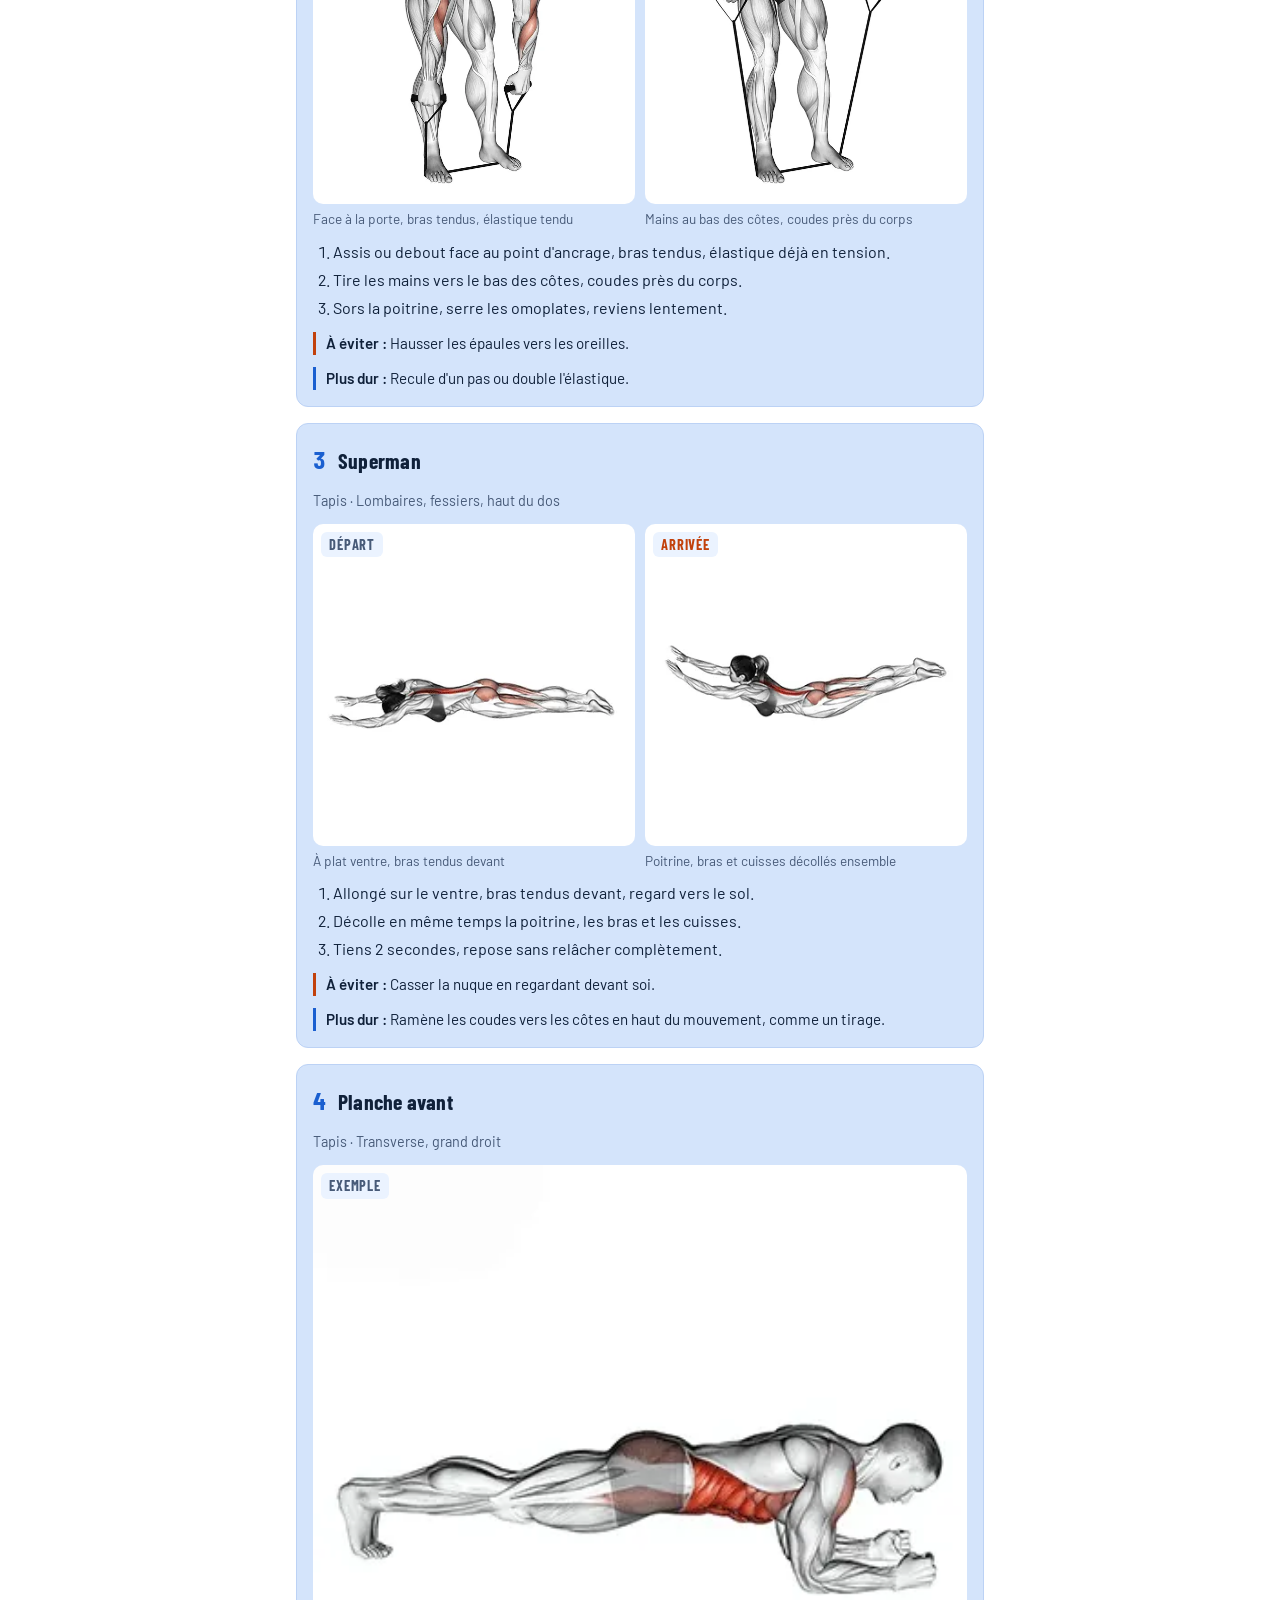
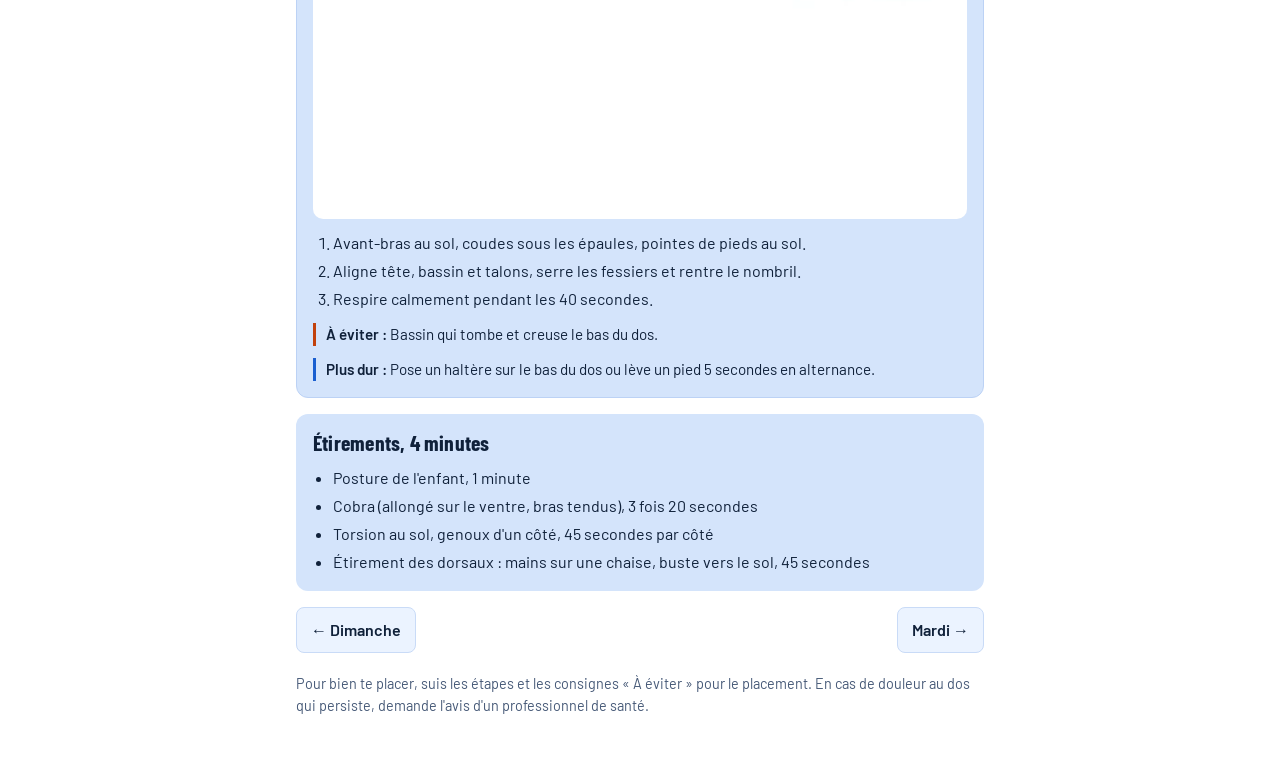
<file: lundi.html>
<!DOCTYPE html>
<html lang="fr">
<head>
<meta charset="utf-8">
<meta name="viewport" content="width=device-width, initial-scale=1">
<title>Lundi : Dos, tirage · Programme abdos et dos</title>
<meta name="description" content="Séance du lundi : dos, tirage. Chrono 40 s / 20 s et deux schémas pour chaque exercice.">
<link rel="preconnect" href="https://fonts.googleapis.com">
<link href="https://fonts.googleapis.com/css2?family=Barlow+Condensed:wght@600;700&family=Barlow:wght@400;500;600&display=swap" rel="stylesheet">
<link rel="stylesheet" href="assets/style.css">
<link rel="icon" href="assets/favicon.svg" type="image/svg+xml">
<link rel="manifest" href="manifest.webmanifest">
<link rel="apple-touch-icon" href="assets/icon-180.png">
<meta name="theme-color" content="#1a5fd0">
<meta name="apple-mobile-web-app-capable" content="yes">
<meta name="mobile-web-app-capable" content="yes">
<meta name="apple-mobile-web-app-title" content="Abdos &amp; Dos">
<meta name="apple-mobile-web-app-status-bar-style" content="default">
<script>try{if(localStorage.getItem("theme")==="dark")document.documentElement.dataset.theme="dark"}catch(e){}</script>
<script src="assets/theme.js" defer></script>
</head>
<body>
<div class="wrap">
  <header style="display:flex;flex-direction:column;gap:6px">
    <div class="top">
      <a href="index.html" style="text-decoration:none;color:inherit"><h1>Programme abdos et dos</h1></a>
      <button class="theme-btn" id="theme" type="button" aria-pressed="false">
        <svg class="moon" viewBox="0 0 24 24" aria-hidden="true"><path d="M21 12.8A9 9 0 1 1 11.2 3a7 7 0 0 0 9.8 9.8z"/></svg>
        <svg class="sun" viewBox="0 0 24 24" aria-hidden="true"><circle cx="12" cy="12" r="4"/><path d="M12 2v2M12 20v2M4.9 4.9l1.4 1.4M17.7 17.7l1.4 1.4M2 12h2M20 12h2M4.9 19.1l1.4-1.4M17.7 6.3l1.4-1.4"/></svg>
        <span id="theme-label">Sombre</span>
      </button>
    </div>
    <p class="lead">Sept séances de 30 minutes à la maison, centrées sur la sangle abdominale et les muscles du dos.</p>
  </header>
  <nav class="daynav" aria-label="Jours de la semaine"><div class="days"><a class="home" href="index.html" aria-label="Accueil">Accueil</a><a href="lundi.html" aria-current="page" aria-label="Lundi">Lun</a><a href="mardi.html" aria-label="Mardi">Mar</a><a href="mercredi.html" aria-label="Mercredi">Mer</a><a href="jeudi.html" aria-label="Jeudi">Jeu</a><a href="vendredi.html" aria-label="Vendredi">Ven</a><a href="samedi.html" aria-label="Samedi">Sam</a><a href="dimanche.html" aria-label="Dimanche">Dim</a></div></nav>
  <main style="display:flex;flex-direction:column;gap:16px">
<div class="day-head"><span class="eyebrow">Lundi</span><h2>Dos, tirage</h2></div>
<section class="block timer" id="timer" data-phase="pret" aria-live="polite"><div class="clock"><span class="time" id="t">0:40</span><span><span class="state" id="s">Prêt</span><br><span class="meta" id="r"></span></span></div><div class="bar"><i id="b"></i></div><div class="btns"><button class="primary" id="go" type="button">Démarrer le circuit</button><button id="rz" type="button">Remettre à zéro</button></div><p class="meta">40 s d'effort, 20 s de repos, 4 tours. Barre d'espace : démarrer / pause. Un bip annonce chaque changement.</p></section>
<section class="block phase"><h3>Échauffement, 4 minutes</h3><ul><li>Rotations d'épaules, 10 dans chaque sens</li><li>Chat-vache à quatre pattes, 10 allers-retours</li><li>Squats sans charge, 15 répétitions</li><li>Tirages légers à l'élastique, 15 répétitions</li><li>Planche avant, 20 secondes</li></ul></section>
<article class="block" id="exo-1"><div class="ex-top"><span class="num">1</span><h3>Rowing haltères buste penché</h3></div><p class="meta">2 haltères · Grand dorsal, trapèzes, lombaires</p><div class="poses"><figure><div class="frame"><span class="tag">Départ</span><img src="img/lundi-1-depart.webp" alt="Rowing haltères buste penché : position de départ" loading="lazy" decoding="async"></div><figcaption>Buste à 45°, dos plat, haltères bras tendus</figcaption></figure><figure><div class="frame"><span class="tag end">Arrivée</span><img src="img/lundi-1-arrivee.webp" alt="Rowing haltères buste penché : position d&#x27;arrivée" loading="lazy" decoding="async"></div><figcaption>Coudes tirés vers les hanches, omoplates serrées</figcaption></figure></div><ol><li>Pieds largeur du bassin, genoux fléchis, buste penché à 45° avec le dos plat.</li><li>Tire les coudes vers les hanches en serrant les omoplates.</li><li>Tiens 1 seconde en haut, redescends en 3 secondes.</li></ol><p class="note"><b>À éviter :</b> Dos qui s'arrondit ou buste qui se redresse à chaque tirage.</p><p class="note plus"><b>Plus dur :</b> Passe l'élastique sous les pieds et tiens-le avec les haltères.</p></article>
<article class="block" id="exo-2"><div class="ex-top"><span class="num">2</span><h3>Tirage horizontal à l'élastique</h3></div><p class="meta">Élastique fixé à une poignée de porte · Milieu du dos, arrière d'épaules</p><div class="poses"><figure><div class="frame"><span class="tag">Départ</span><img src="img/lundi-2-depart.webp" alt="Tirage horizontal à l&#x27;élastique : position de départ" loading="lazy" decoding="async"></div><figcaption>Face à la porte, bras tendus, élastique tendu</figcaption></figure><figure><div class="frame"><span class="tag end">Arrivée</span><img src="img/lundi-2-arrivee.webp" alt="Tirage horizontal à l&#x27;élastique : position d&#x27;arrivée" loading="lazy" decoding="async"></div><figcaption>Mains au bas des côtes, coudes près du corps</figcaption></figure></div><ol><li>Assis ou debout face au point d'ancrage, bras tendus, élastique déjà en tension.</li><li>Tire les mains vers le bas des côtes, coudes près du corps.</li><li>Sors la poitrine, serre les omoplates, reviens lentement.</li></ol><p class="note"><b>À éviter :</b> Hausser les épaules vers les oreilles.</p><p class="note plus"><b>Plus dur :</b> Recule d'un pas ou double l'élastique.</p></article>
<article class="block" id="exo-3"><div class="ex-top"><span class="num">3</span><h3>Superman</h3></div><p class="meta">Tapis · Lombaires, fessiers, haut du dos</p><div class="poses"><figure><div class="frame"><span class="tag">Départ</span><img src="img/lundi-3-depart.webp" alt="Superman : position de départ" loading="lazy" decoding="async"></div><figcaption>À plat ventre, bras tendus devant</figcaption></figure><figure><div class="frame"><span class="tag end">Arrivée</span><img src="img/lundi-3-arrivee.webp" alt="Superman : position d&#x27;arrivée" loading="lazy" decoding="async"></div><figcaption>Poitrine, bras et cuisses décollés ensemble</figcaption></figure></div><ol><li>Allongé sur le ventre, bras tendus devant, regard vers le sol.</li><li>Décolle en même temps la poitrine, les bras et les cuisses.</li><li>Tiens 2 secondes, repose sans relâcher complètement.</li></ol><p class="note"><b>À éviter :</b> Casser la nuque en regardant devant soi.</p><p class="note plus"><b>Plus dur :</b> Ramène les coudes vers les côtes en haut du mouvement, comme un tirage.</p></article>
<article class="block" id="exo-4"><div class="ex-top"><span class="num">4</span><h3>Planche avant</h3></div><p class="meta">Tapis · Transverse, grand droit</p><div class="poses single"><figure><div class="frame"><span class="tag">Exemple</span><img src="img/lundi-4.webp" alt="Planche avant : exemple" loading="lazy" decoding="async"></div></figure></div><ol><li>Avant-bras au sol, coudes sous les épaules, pointes de pieds au sol.</li><li>Aligne tête, bassin et talons, serre les fessiers et rentre le nombril.</li><li>Respire calmement pendant les 40 secondes.</li></ol><p class="note"><b>À éviter :</b> Bassin qui tombe et creuse le bas du dos.</p><p class="note plus"><b>Plus dur :</b> Pose un haltère sur le bas du dos ou lève un pied 5 secondes en alternance.</p></article>
<section class="block phase"><h3>Étirements, 4 minutes</h3><ul><li>Posture de l'enfant, 1 minute</li><li>Cobra (allongé sur le ventre, bras tendus), 3 fois 20 secondes</li><li>Torsion au sol, genoux d'un côté, 45 secondes par côté</li><li>Étirement des dorsaux : mains sur une chaise, buste vers le sol, 45 secondes</li></ul></section>
<nav class="pager" aria-label="Jour précédent ou suivant"><a href="dimanche.html" rel="prev">← Dimanche</a><a href="mardi.html" rel="next">Mardi →</a></nav>
<script src="assets/timer.js"></script>
  </main>
  <footer>Pour bien te placer, suis les étapes et les consignes « À éviter » pour le placement. En cas de douleur au dos qui persiste, demande l'avis d'un professionnel de santé.</footer>
</div>
</body>
</html>
</file>
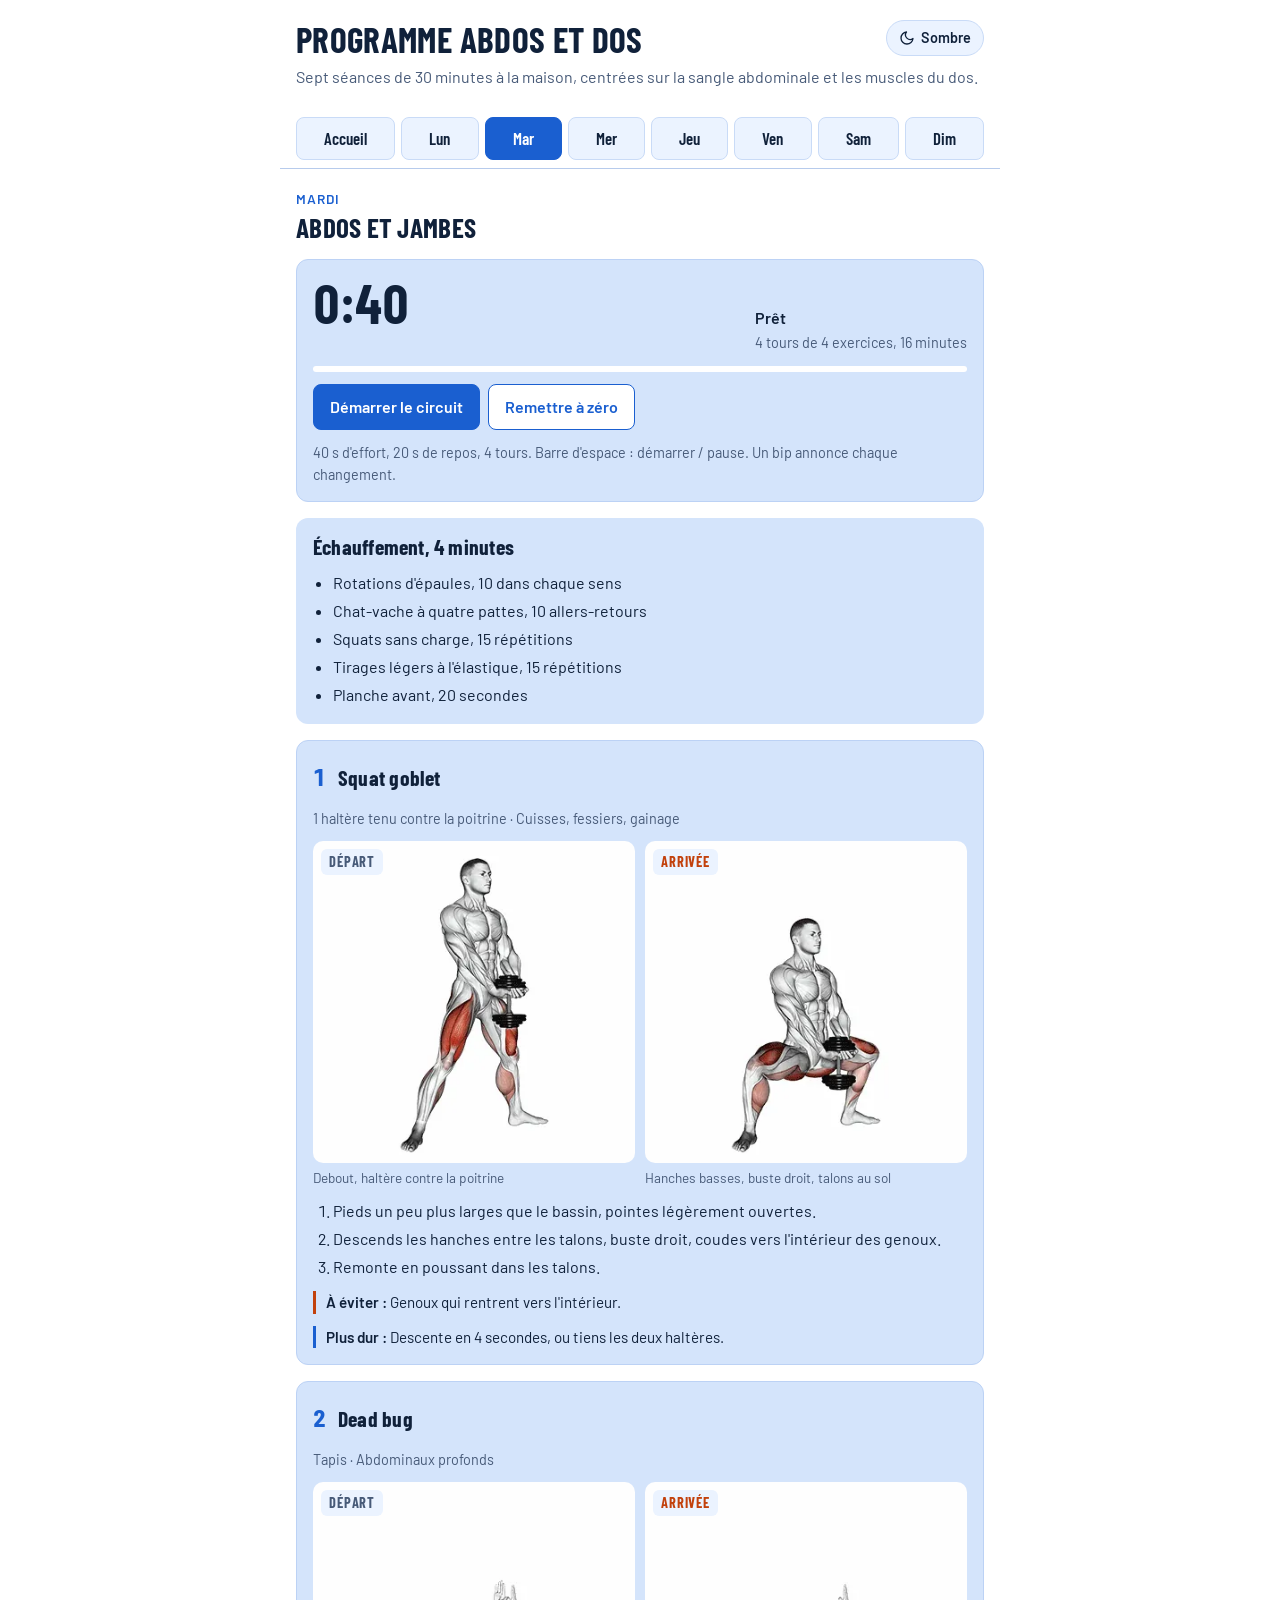
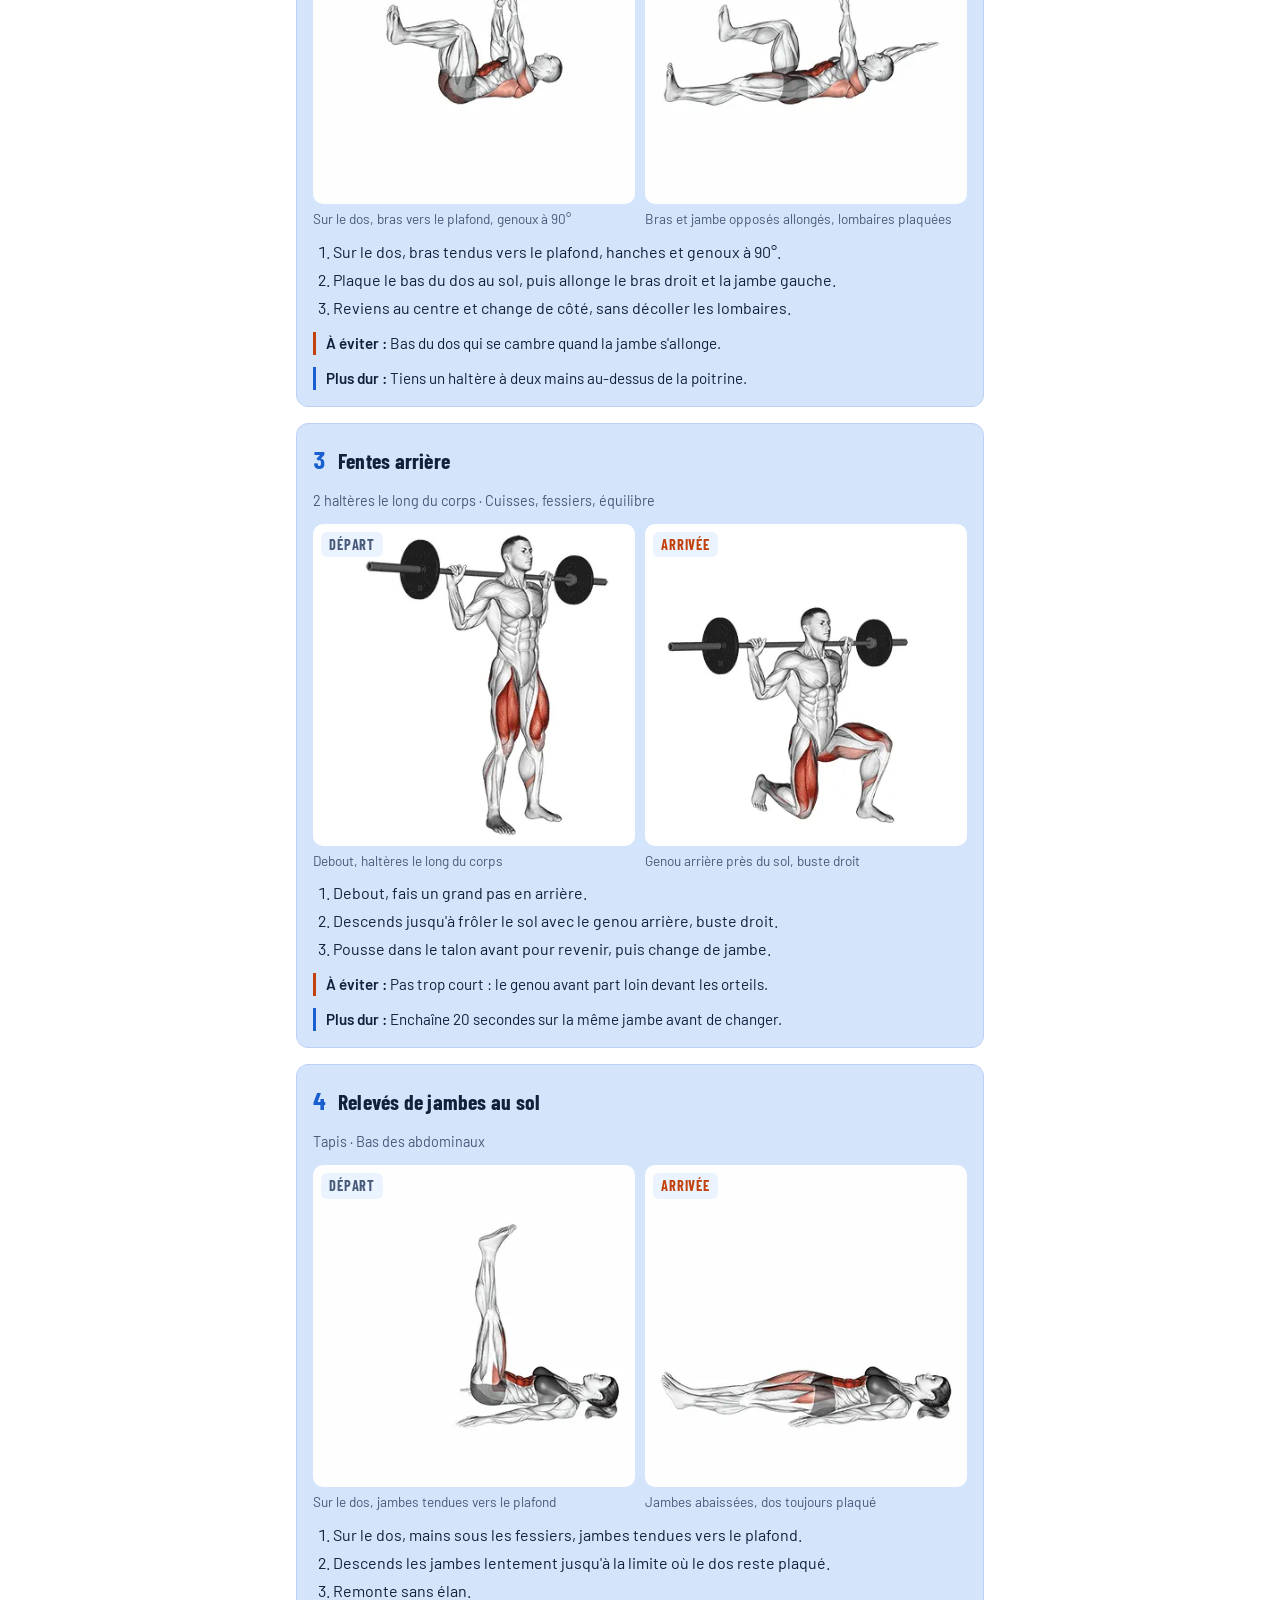
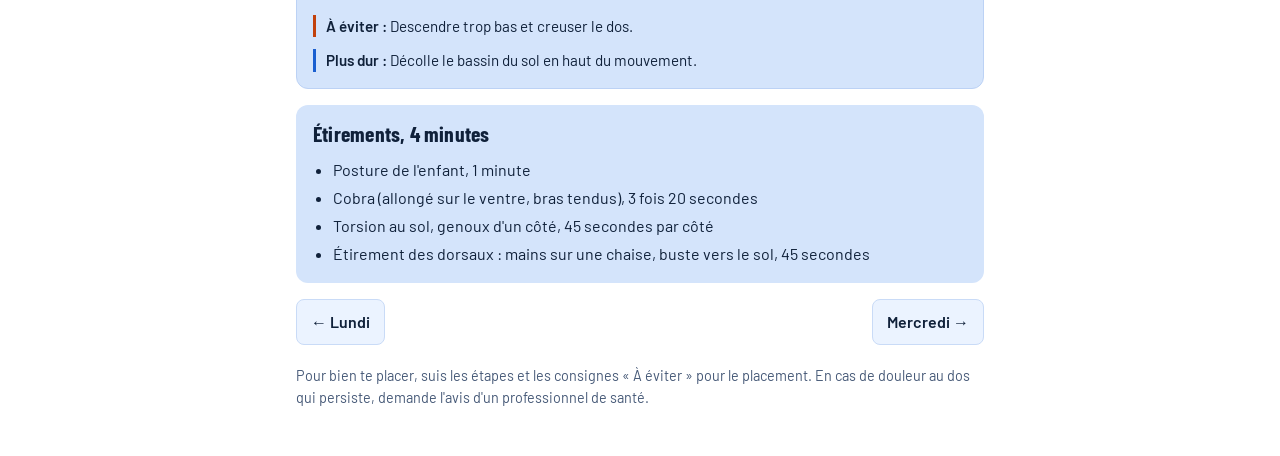
<file: mardi.html>
<!DOCTYPE html>
<html lang="fr">
<head>
<meta charset="utf-8">
<meta name="viewport" content="width=device-width, initial-scale=1">
<title>Mardi : Abdos et jambes · Programme abdos et dos</title>
<meta name="description" content="Séance du mardi : abdos et jambes. Chrono 40 s / 20 s et deux schémas pour chaque exercice.">
<link rel="preconnect" href="https://fonts.googleapis.com">
<link href="https://fonts.googleapis.com/css2?family=Barlow+Condensed:wght@600;700&family=Barlow:wght@400;500;600&display=swap" rel="stylesheet">
<link rel="stylesheet" href="assets/style.css">
<link rel="icon" href="assets/favicon.svg" type="image/svg+xml">
<link rel="manifest" href="manifest.webmanifest">
<link rel="apple-touch-icon" href="assets/icon-180.png">
<meta name="theme-color" content="#1a5fd0">
<meta name="apple-mobile-web-app-capable" content="yes">
<meta name="mobile-web-app-capable" content="yes">
<meta name="apple-mobile-web-app-title" content="Abdos &amp; Dos">
<meta name="apple-mobile-web-app-status-bar-style" content="default">
<script>try{if(localStorage.getItem("theme")==="dark")document.documentElement.dataset.theme="dark"}catch(e){}</script>
<script src="assets/theme.js" defer></script>
</head>
<body>
<div class="wrap">
  <header style="display:flex;flex-direction:column;gap:6px">
    <div class="top">
      <a href="index.html" style="text-decoration:none;color:inherit"><h1>Programme abdos et dos</h1></a>
      <button class="theme-btn" id="theme" type="button" aria-pressed="false">
        <svg class="moon" viewBox="0 0 24 24" aria-hidden="true"><path d="M21 12.8A9 9 0 1 1 11.2 3a7 7 0 0 0 9.8 9.8z"/></svg>
        <svg class="sun" viewBox="0 0 24 24" aria-hidden="true"><circle cx="12" cy="12" r="4"/><path d="M12 2v2M12 20v2M4.9 4.9l1.4 1.4M17.7 17.7l1.4 1.4M2 12h2M20 12h2M4.9 19.1l1.4-1.4M17.7 6.3l1.4-1.4"/></svg>
        <span id="theme-label">Sombre</span>
      </button>
    </div>
    <p class="lead">Sept séances de 30 minutes à la maison, centrées sur la sangle abdominale et les muscles du dos.</p>
  </header>
  <nav class="daynav" aria-label="Jours de la semaine"><div class="days"><a class="home" href="index.html" aria-label="Accueil">Accueil</a><a href="lundi.html" aria-label="Lundi">Lun</a><a href="mardi.html" aria-current="page" aria-label="Mardi">Mar</a><a href="mercredi.html" aria-label="Mercredi">Mer</a><a href="jeudi.html" aria-label="Jeudi">Jeu</a><a href="vendredi.html" aria-label="Vendredi">Ven</a><a href="samedi.html" aria-label="Samedi">Sam</a><a href="dimanche.html" aria-label="Dimanche">Dim</a></div></nav>
  <main style="display:flex;flex-direction:column;gap:16px">
<div class="day-head"><span class="eyebrow">Mardi</span><h2>Abdos et jambes</h2></div>
<section class="block timer" id="timer" data-phase="pret" aria-live="polite"><div class="clock"><span class="time" id="t">0:40</span><span><span class="state" id="s">Prêt</span><br><span class="meta" id="r"></span></span></div><div class="bar"><i id="b"></i></div><div class="btns"><button class="primary" id="go" type="button">Démarrer le circuit</button><button id="rz" type="button">Remettre à zéro</button></div><p class="meta">40 s d'effort, 20 s de repos, 4 tours. Barre d'espace : démarrer / pause. Un bip annonce chaque changement.</p></section>
<section class="block phase"><h3>Échauffement, 4 minutes</h3><ul><li>Rotations d'épaules, 10 dans chaque sens</li><li>Chat-vache à quatre pattes, 10 allers-retours</li><li>Squats sans charge, 15 répétitions</li><li>Tirages légers à l'élastique, 15 répétitions</li><li>Planche avant, 20 secondes</li></ul></section>
<article class="block" id="exo-1"><div class="ex-top"><span class="num">1</span><h3>Squat goblet</h3></div><p class="meta">1 haltère tenu contre la poitrine · Cuisses, fessiers, gainage</p><div class="poses"><figure><div class="frame"><span class="tag">Départ</span><img src="img/mardi-1-depart.webp" alt="Squat goblet : position de départ" loading="lazy" decoding="async"></div><figcaption>Debout, haltère contre la poitrine</figcaption></figure><figure><div class="frame"><span class="tag end">Arrivée</span><img src="img/mardi-1-arrivee.webp" alt="Squat goblet : position d&#x27;arrivée" loading="lazy" decoding="async"></div><figcaption>Hanches basses, buste droit, talons au sol</figcaption></figure></div><ol><li>Pieds un peu plus larges que le bassin, pointes légèrement ouvertes.</li><li>Descends les hanches entre les talons, buste droit, coudes vers l'intérieur des genoux.</li><li>Remonte en poussant dans les talons.</li></ol><p class="note"><b>À éviter :</b> Genoux qui rentrent vers l'intérieur.</p><p class="note plus"><b>Plus dur :</b> Descente en 4 secondes, ou tiens les deux haltères.</p></article>
<article class="block" id="exo-2"><div class="ex-top"><span class="num">2</span><h3>Dead bug</h3></div><p class="meta">Tapis · Abdominaux profonds</p><div class="poses"><figure><div class="frame"><span class="tag">Départ</span><img src="img/mardi-2-depart.webp" alt="Dead bug : position de départ" loading="lazy" decoding="async"></div><figcaption>Sur le dos, bras vers le plafond, genoux à 90°</figcaption></figure><figure><div class="frame"><span class="tag end">Arrivée</span><img src="img/mardi-2-arrivee.webp" alt="Dead bug : position d&#x27;arrivée" loading="lazy" decoding="async"></div><figcaption>Bras et jambe opposés allongés, lombaires plaquées</figcaption></figure></div><ol><li>Sur le dos, bras tendus vers le plafond, hanches et genoux à 90°.</li><li>Plaque le bas du dos au sol, puis allonge le bras droit et la jambe gauche.</li><li>Reviens au centre et change de côté, sans décoller les lombaires.</li></ol><p class="note"><b>À éviter :</b> Bas du dos qui se cambre quand la jambe s'allonge.</p><p class="note plus"><b>Plus dur :</b> Tiens un haltère à deux mains au-dessus de la poitrine.</p></article>
<article class="block" id="exo-3"><div class="ex-top"><span class="num">3</span><h3>Fentes arrière</h3></div><p class="meta">2 haltères le long du corps · Cuisses, fessiers, équilibre</p><div class="poses"><figure><div class="frame"><span class="tag">Départ</span><img src="img/mardi-3-depart.webp" alt="Fentes arrière : position de départ" loading="lazy" decoding="async"></div><figcaption>Debout, haltères le long du corps</figcaption></figure><figure><div class="frame"><span class="tag end">Arrivée</span><img src="img/mardi-3-arrivee.webp" alt="Fentes arrière : position d&#x27;arrivée" loading="lazy" decoding="async"></div><figcaption>Genou arrière près du sol, buste droit</figcaption></figure></div><ol><li>Debout, fais un grand pas en arrière.</li><li>Descends jusqu'à frôler le sol avec le genou arrière, buste droit.</li><li>Pousse dans le talon avant pour revenir, puis change de jambe.</li></ol><p class="note"><b>À éviter :</b> Pas trop court : le genou avant part loin devant les orteils.</p><p class="note plus"><b>Plus dur :</b> Enchaîne 20 secondes sur la même jambe avant de changer.</p></article>
<article class="block" id="exo-4"><div class="ex-top"><span class="num">4</span><h3>Relevés de jambes au sol</h3></div><p class="meta">Tapis · Bas des abdominaux</p><div class="poses"><figure><div class="frame"><span class="tag">Départ</span><img src="img/mardi-4-depart.webp" alt="Relevés de jambes au sol : position de départ" loading="lazy" decoding="async"></div><figcaption>Sur le dos, jambes tendues vers le plafond</figcaption></figure><figure><div class="frame"><span class="tag end">Arrivée</span><img src="img/mardi-4-arrivee.webp" alt="Relevés de jambes au sol : position d&#x27;arrivée" loading="lazy" decoding="async"></div><figcaption>Jambes abaissées, dos toujours plaqué</figcaption></figure></div><ol><li>Sur le dos, mains sous les fessiers, jambes tendues vers le plafond.</li><li>Descends les jambes lentement jusqu'à la limite où le dos reste plaqué.</li><li>Remonte sans élan.</li></ol><p class="note"><b>À éviter :</b> Descendre trop bas et creuser le dos.</p><p class="note plus"><b>Plus dur :</b> Décolle le bassin du sol en haut du mouvement.</p></article>
<section class="block phase"><h3>Étirements, 4 minutes</h3><ul><li>Posture de l'enfant, 1 minute</li><li>Cobra (allongé sur le ventre, bras tendus), 3 fois 20 secondes</li><li>Torsion au sol, genoux d'un côté, 45 secondes par côté</li><li>Étirement des dorsaux : mains sur une chaise, buste vers le sol, 45 secondes</li></ul></section>
<nav class="pager" aria-label="Jour précédent ou suivant"><a href="lundi.html" rel="prev">← Lundi</a><a href="mercredi.html" rel="next">Mercredi →</a></nav>
<script src="assets/timer.js"></script>
  </main>
  <footer>Pour bien te placer, suis les étapes et les consignes « À éviter » pour le placement. En cas de douleur au dos qui persiste, demande l'avis d'un professionnel de santé.</footer>
</div>
</body>
</html>
</file>
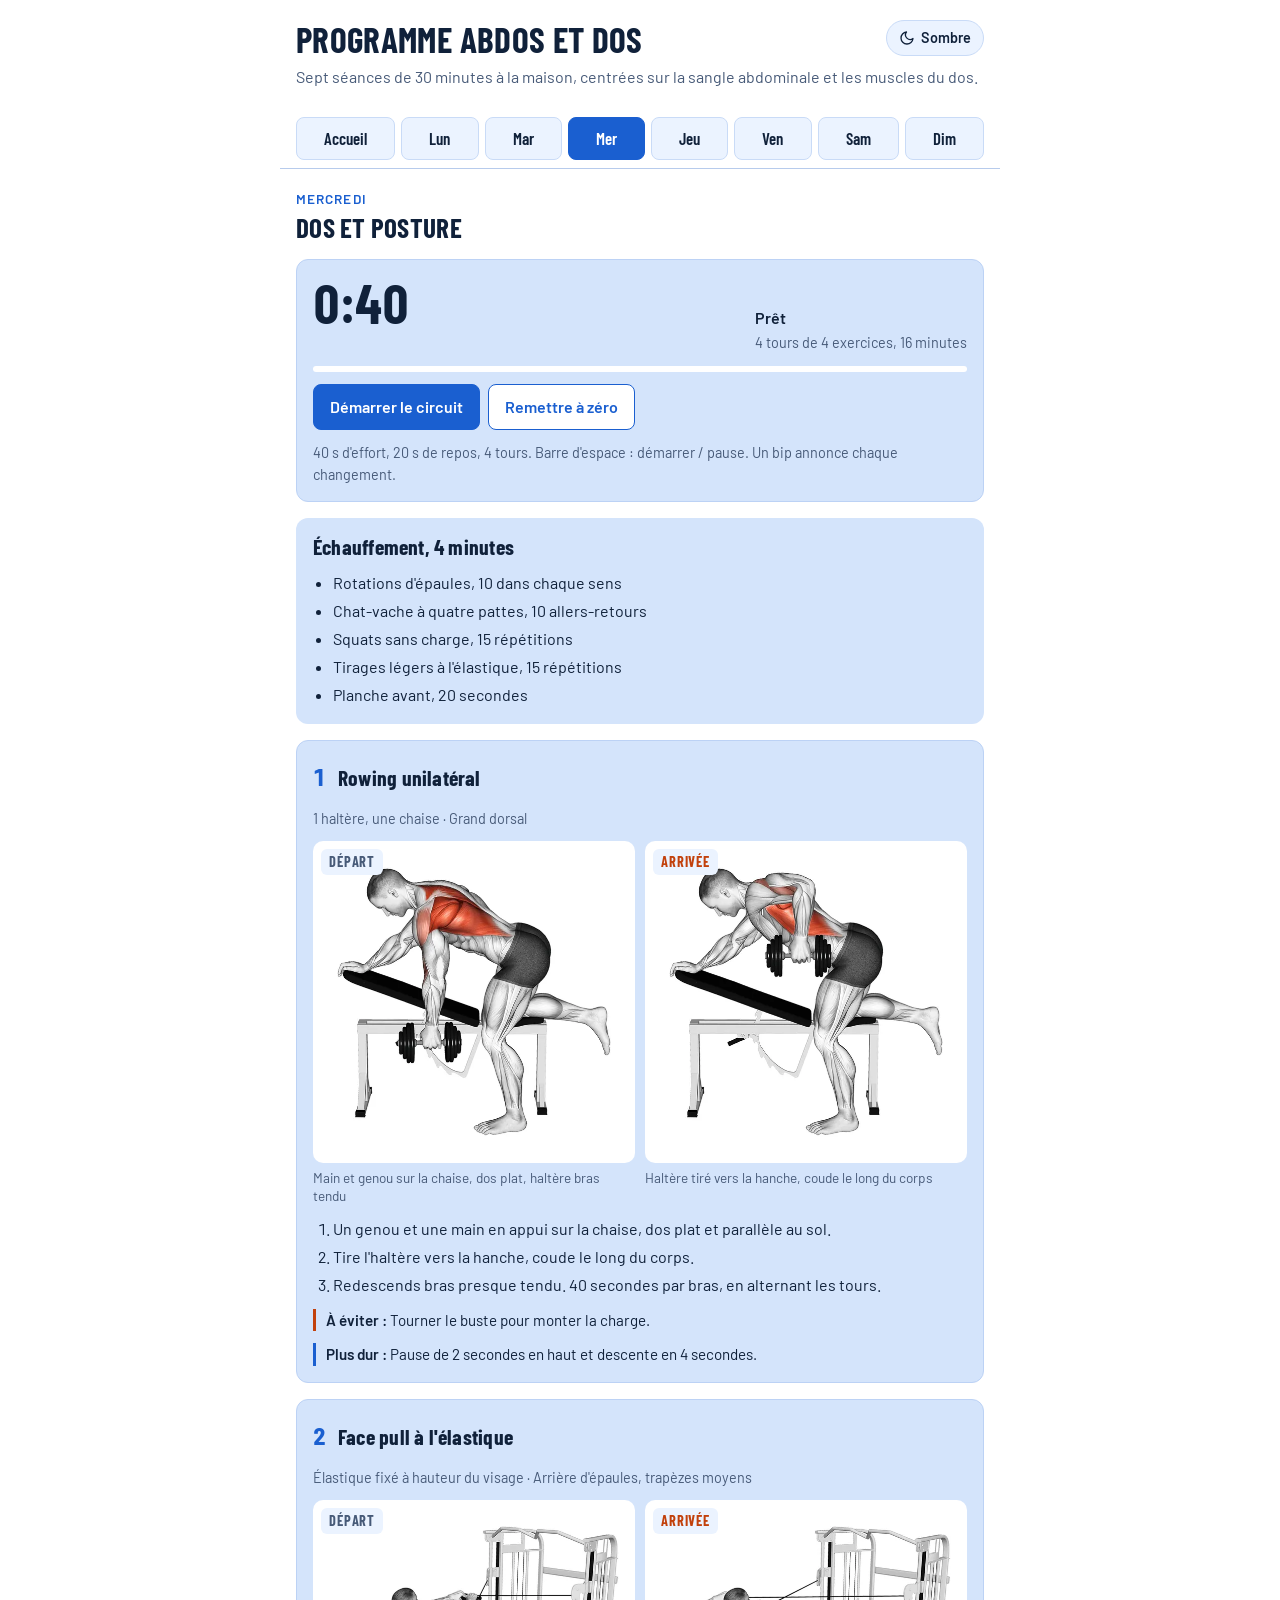
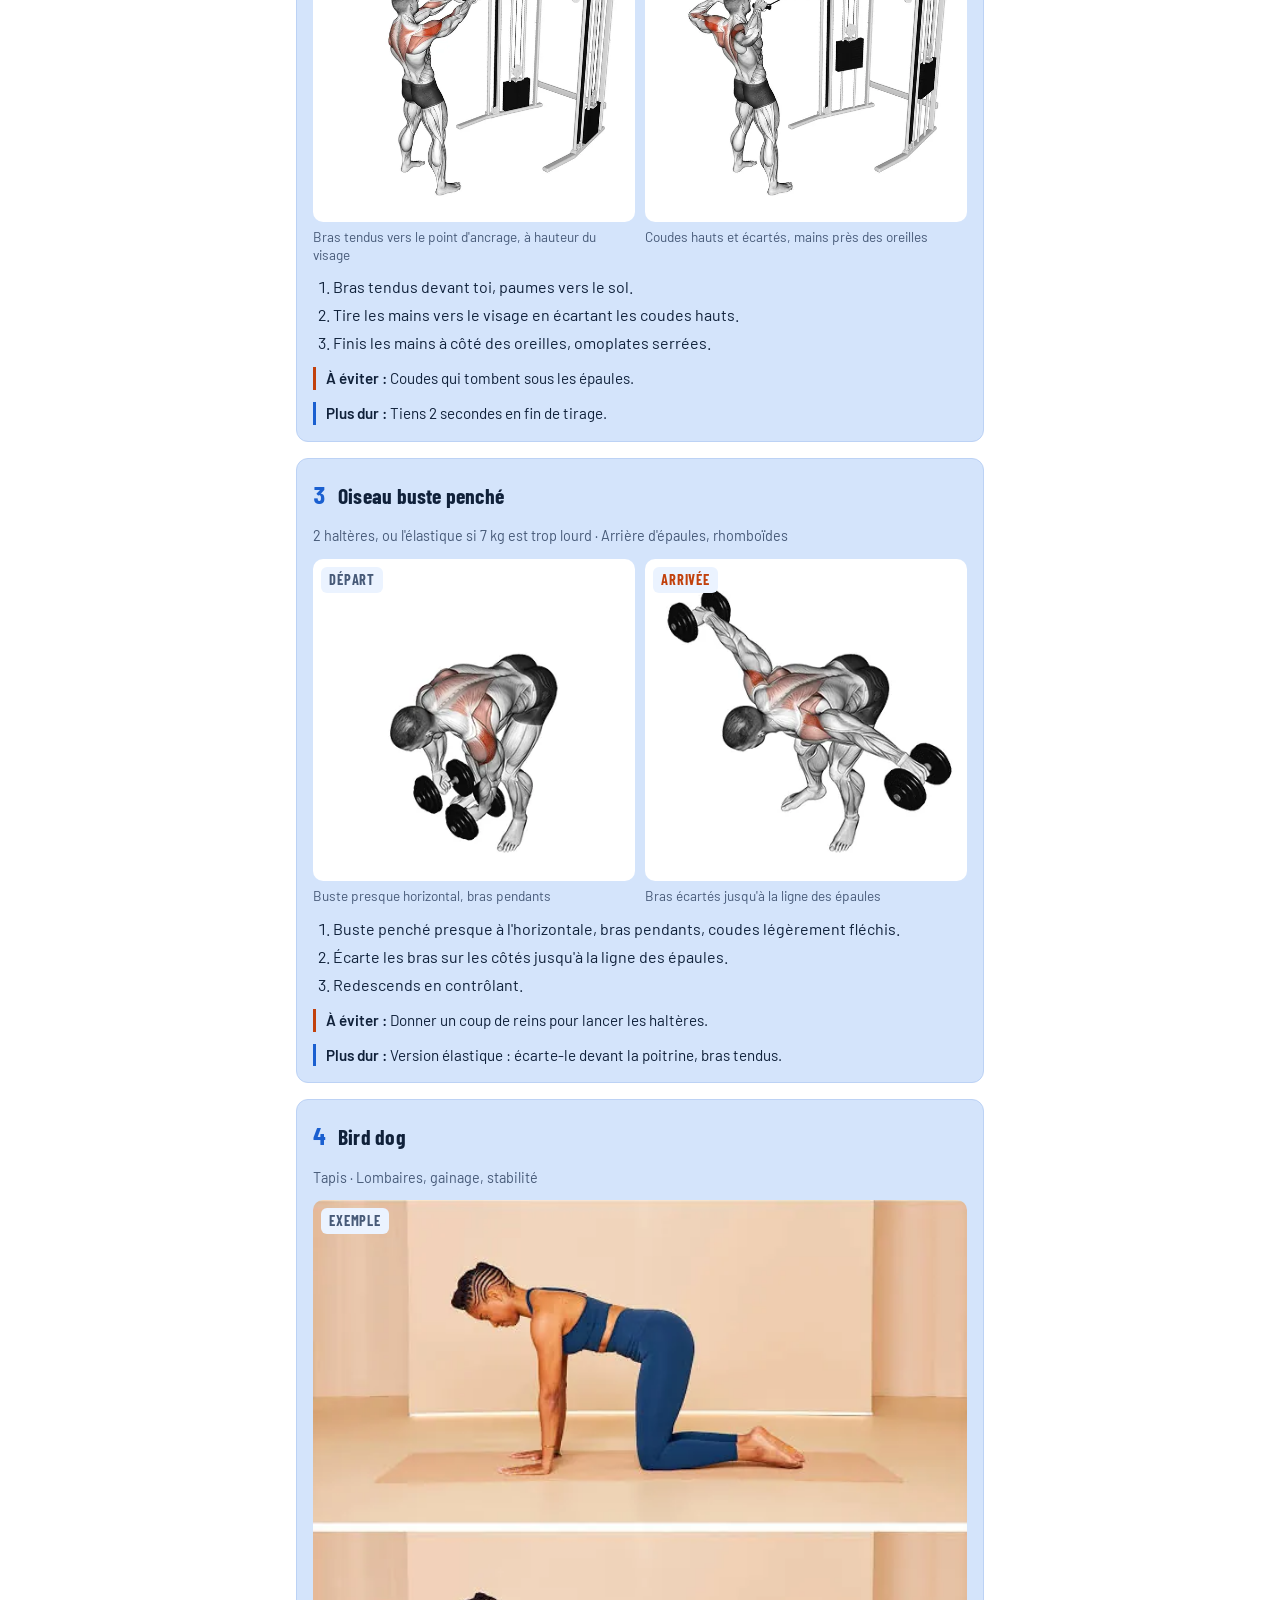
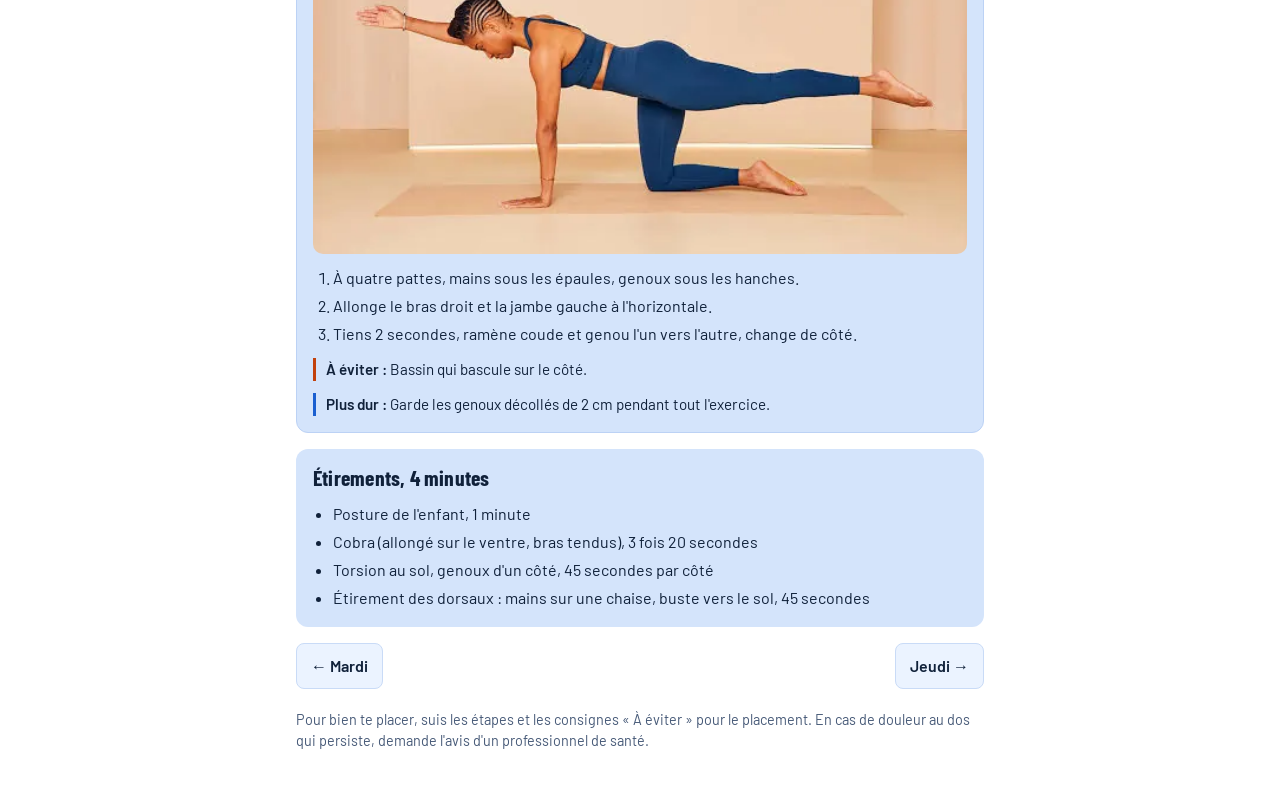
<file: mercredi.html>
<!DOCTYPE html>
<html lang="fr">
<head>
<meta charset="utf-8">
<meta name="viewport" content="width=device-width, initial-scale=1">
<title>Mercredi : Dos et posture · Programme abdos et dos</title>
<meta name="description" content="Séance du mercredi : dos et posture. Chrono 40 s / 20 s et deux schémas pour chaque exercice.">
<link rel="preconnect" href="https://fonts.googleapis.com">
<link href="https://fonts.googleapis.com/css2?family=Barlow+Condensed:wght@600;700&family=Barlow:wght@400;500;600&display=swap" rel="stylesheet">
<link rel="stylesheet" href="assets/style.css">
<link rel="icon" href="assets/favicon.svg" type="image/svg+xml">
<link rel="manifest" href="manifest.webmanifest">
<link rel="apple-touch-icon" href="assets/icon-180.png">
<meta name="theme-color" content="#1a5fd0">
<meta name="apple-mobile-web-app-capable" content="yes">
<meta name="mobile-web-app-capable" content="yes">
<meta name="apple-mobile-web-app-title" content="Abdos &amp; Dos">
<meta name="apple-mobile-web-app-status-bar-style" content="default">
<script>try{if(localStorage.getItem("theme")==="dark")document.documentElement.dataset.theme="dark"}catch(e){}</script>
<script src="assets/theme.js" defer></script>
</head>
<body>
<div class="wrap">
  <header style="display:flex;flex-direction:column;gap:6px">
    <div class="top">
      <a href="index.html" style="text-decoration:none;color:inherit"><h1>Programme abdos et dos</h1></a>
      <button class="theme-btn" id="theme" type="button" aria-pressed="false">
        <svg class="moon" viewBox="0 0 24 24" aria-hidden="true"><path d="M21 12.8A9 9 0 1 1 11.2 3a7 7 0 0 0 9.8 9.8z"/></svg>
        <svg class="sun" viewBox="0 0 24 24" aria-hidden="true"><circle cx="12" cy="12" r="4"/><path d="M12 2v2M12 20v2M4.9 4.9l1.4 1.4M17.7 17.7l1.4 1.4M2 12h2M20 12h2M4.9 19.1l1.4-1.4M17.7 6.3l1.4-1.4"/></svg>
        <span id="theme-label">Sombre</span>
      </button>
    </div>
    <p class="lead">Sept séances de 30 minutes à la maison, centrées sur la sangle abdominale et les muscles du dos.</p>
  </header>
  <nav class="daynav" aria-label="Jours de la semaine"><div class="days"><a class="home" href="index.html" aria-label="Accueil">Accueil</a><a href="lundi.html" aria-label="Lundi">Lun</a><a href="mardi.html" aria-label="Mardi">Mar</a><a href="mercredi.html" aria-current="page" aria-label="Mercredi">Mer</a><a href="jeudi.html" aria-label="Jeudi">Jeu</a><a href="vendredi.html" aria-label="Vendredi">Ven</a><a href="samedi.html" aria-label="Samedi">Sam</a><a href="dimanche.html" aria-label="Dimanche">Dim</a></div></nav>
  <main style="display:flex;flex-direction:column;gap:16px">
<div class="day-head"><span class="eyebrow">Mercredi</span><h2>Dos et posture</h2></div>
<section class="block timer" id="timer" data-phase="pret" aria-live="polite"><div class="clock"><span class="time" id="t">0:40</span><span><span class="state" id="s">Prêt</span><br><span class="meta" id="r"></span></span></div><div class="bar"><i id="b"></i></div><div class="btns"><button class="primary" id="go" type="button">Démarrer le circuit</button><button id="rz" type="button">Remettre à zéro</button></div><p class="meta">40 s d'effort, 20 s de repos, 4 tours. Barre d'espace : démarrer / pause. Un bip annonce chaque changement.</p></section>
<section class="block phase"><h3>Échauffement, 4 minutes</h3><ul><li>Rotations d'épaules, 10 dans chaque sens</li><li>Chat-vache à quatre pattes, 10 allers-retours</li><li>Squats sans charge, 15 répétitions</li><li>Tirages légers à l'élastique, 15 répétitions</li><li>Planche avant, 20 secondes</li></ul></section>
<article class="block" id="exo-1"><div class="ex-top"><span class="num">1</span><h3>Rowing unilatéral</h3></div><p class="meta">1 haltère, une chaise · Grand dorsal</p><div class="poses"><figure><div class="frame"><span class="tag">Départ</span><img src="img/mercredi-1-depart.webp" alt="Rowing unilatéral : position de départ" loading="lazy" decoding="async"></div><figcaption>Main et genou sur la chaise, dos plat, haltère bras tendu</figcaption></figure><figure><div class="frame"><span class="tag end">Arrivée</span><img src="img/mercredi-1-arrivee.webp" alt="Rowing unilatéral : position d&#x27;arrivée" loading="lazy" decoding="async"></div><figcaption>Haltère tiré vers la hanche, coude le long du corps</figcaption></figure></div><ol><li>Un genou et une main en appui sur la chaise, dos plat et parallèle au sol.</li><li>Tire l'haltère vers la hanche, coude le long du corps.</li><li>Redescends bras presque tendu. 40 secondes par bras, en alternant les tours.</li></ol><p class="note"><b>À éviter :</b> Tourner le buste pour monter la charge.</p><p class="note plus"><b>Plus dur :</b> Pause de 2 secondes en haut et descente en 4 secondes.</p></article>
<article class="block" id="exo-2"><div class="ex-top"><span class="num">2</span><h3>Face pull à l'élastique</h3></div><p class="meta">Élastique fixé à hauteur du visage · Arrière d'épaules, trapèzes moyens</p><div class="poses"><figure><div class="frame"><span class="tag">Départ</span><img src="img/mercredi-2-depart.webp" alt="Face pull à l&#x27;élastique : position de départ" loading="lazy" decoding="async"></div><figcaption>Bras tendus vers le point d'ancrage, à hauteur du visage</figcaption></figure><figure><div class="frame"><span class="tag end">Arrivée</span><img src="img/mercredi-2-arrivee.webp" alt="Face pull à l&#x27;élastique : position d&#x27;arrivée" loading="lazy" decoding="async"></div><figcaption>Coudes hauts et écartés, mains près des oreilles</figcaption></figure></div><ol><li>Bras tendus devant toi, paumes vers le sol.</li><li>Tire les mains vers le visage en écartant les coudes hauts.</li><li>Finis les mains à côté des oreilles, omoplates serrées.</li></ol><p class="note"><b>À éviter :</b> Coudes qui tombent sous les épaules.</p><p class="note plus"><b>Plus dur :</b> Tiens 2 secondes en fin de tirage.</p></article>
<article class="block" id="exo-3"><div class="ex-top"><span class="num">3</span><h3>Oiseau buste penché</h3></div><p class="meta">2 haltères, ou l'élastique si 7 kg est trop lourd · Arrière d'épaules, rhomboïdes</p><div class="poses"><figure><div class="frame"><span class="tag">Départ</span><img src="img/mercredi-3-depart.webp" alt="Oiseau buste penché : position de départ" loading="lazy" decoding="async"></div><figcaption>Buste presque horizontal, bras pendants</figcaption></figure><figure><div class="frame"><span class="tag end">Arrivée</span><img src="img/mercredi-3-arrivee.webp" alt="Oiseau buste penché : position d&#x27;arrivée" loading="lazy" decoding="async"></div><figcaption>Bras écartés jusqu'à la ligne des épaules</figcaption></figure></div><ol><li>Buste penché presque à l'horizontale, bras pendants, coudes légèrement fléchis.</li><li>Écarte les bras sur les côtés jusqu'à la ligne des épaules.</li><li>Redescends en contrôlant.</li></ol><p class="note"><b>À éviter :</b> Donner un coup de reins pour lancer les haltères.</p><p class="note plus"><b>Plus dur :</b> Version élastique : écarte-le devant la poitrine, bras tendus.</p></article>
<article class="block" id="exo-4"><div class="ex-top"><span class="num">4</span><h3>Bird dog</h3></div><p class="meta">Tapis · Lombaires, gainage, stabilité</p><div class="poses single"><figure><div class="frame"><span class="tag">Exemple</span><img src="img/mercredi-4.webp" alt="Bird dog : exemple" loading="lazy" decoding="async"></div></figure></div><ol><li>À quatre pattes, mains sous les épaules, genoux sous les hanches.</li><li>Allonge le bras droit et la jambe gauche à l'horizontale.</li><li>Tiens 2 secondes, ramène coude et genou l'un vers l'autre, change de côté.</li></ol><p class="note"><b>À éviter :</b> Bassin qui bascule sur le côté.</p><p class="note plus"><b>Plus dur :</b> Garde les genoux décollés de 2 cm pendant tout l'exercice.</p></article>
<section class="block phase"><h3>Étirements, 4 minutes</h3><ul><li>Posture de l'enfant, 1 minute</li><li>Cobra (allongé sur le ventre, bras tendus), 3 fois 20 secondes</li><li>Torsion au sol, genoux d'un côté, 45 secondes par côté</li><li>Étirement des dorsaux : mains sur une chaise, buste vers le sol, 45 secondes</li></ul></section>
<nav class="pager" aria-label="Jour précédent ou suivant"><a href="mardi.html" rel="prev">← Mardi</a><a href="jeudi.html" rel="next">Jeudi →</a></nav>
<script src="assets/timer.js"></script>
  </main>
  <footer>Pour bien te placer, suis les étapes et les consignes « À éviter » pour le placement. En cas de douleur au dos qui persiste, demande l'avis d'un professionnel de santé.</footer>
</div>
</body>
</html>
</file>
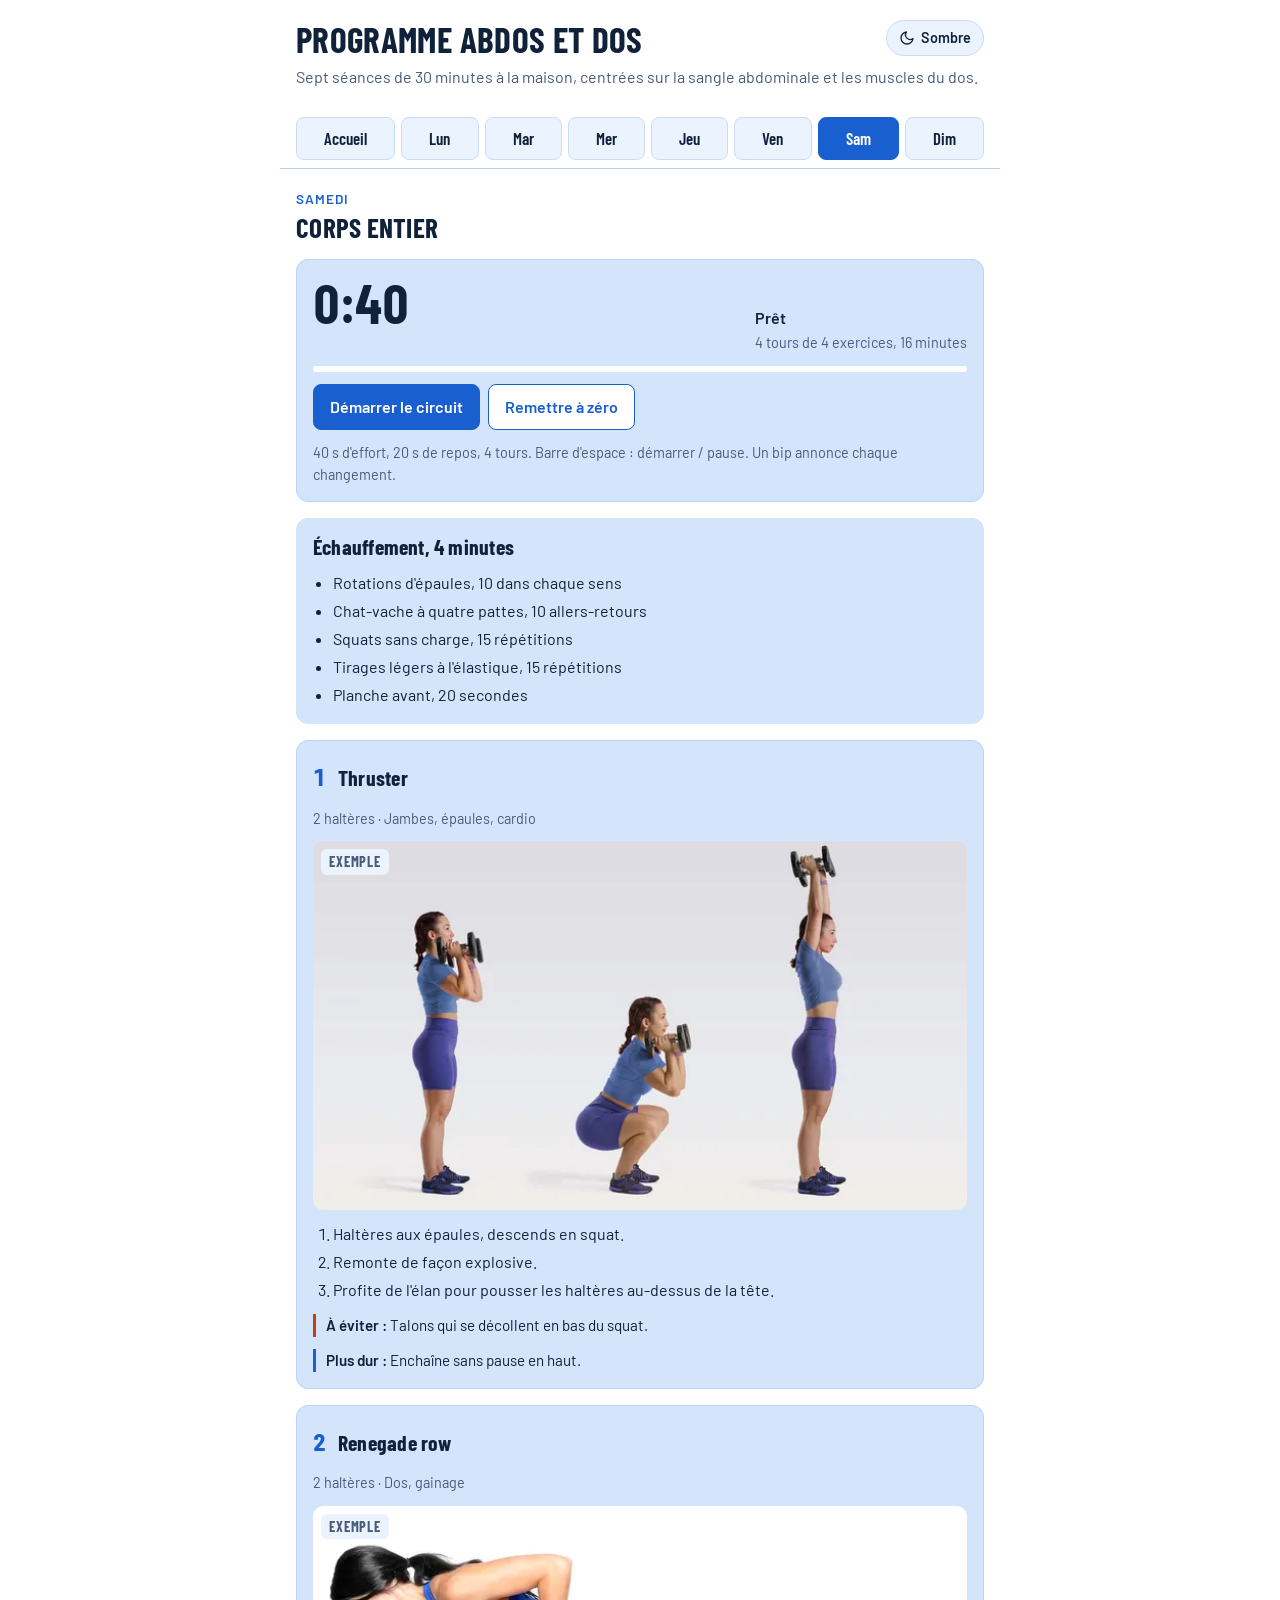
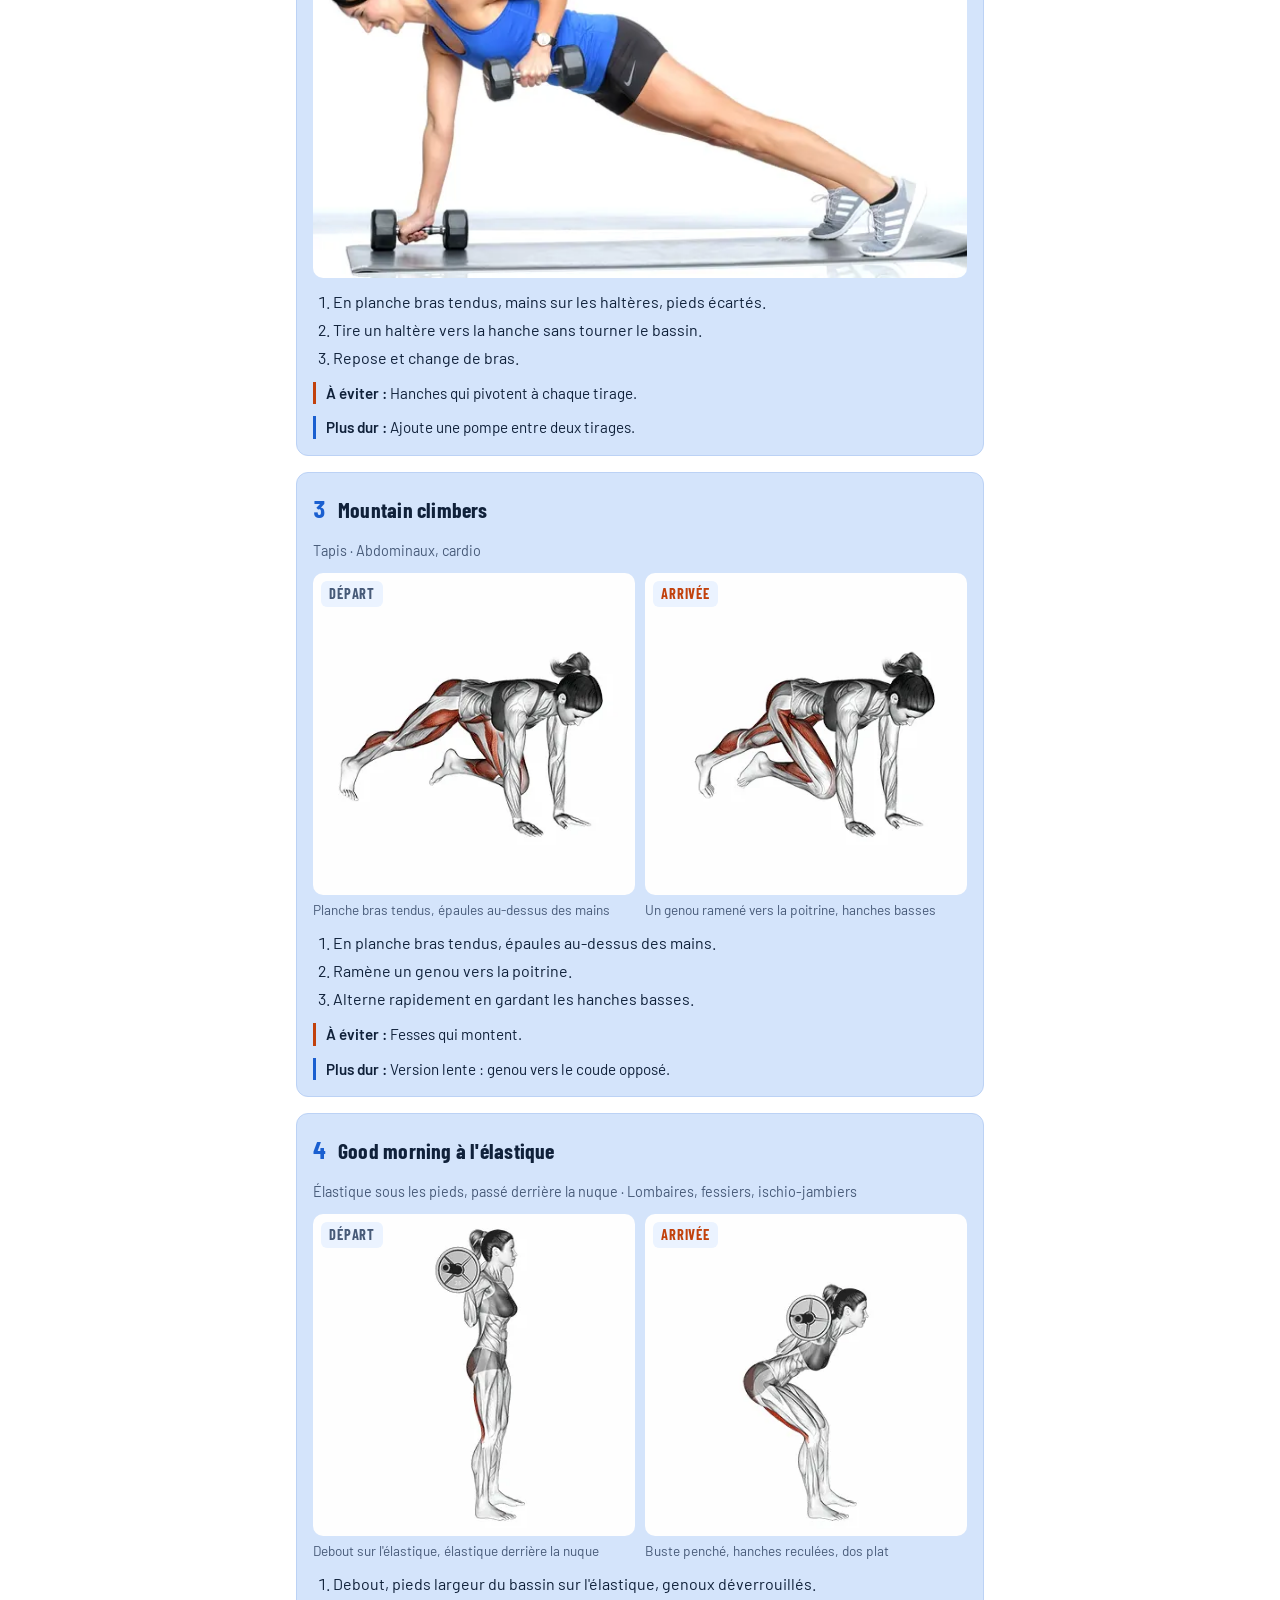
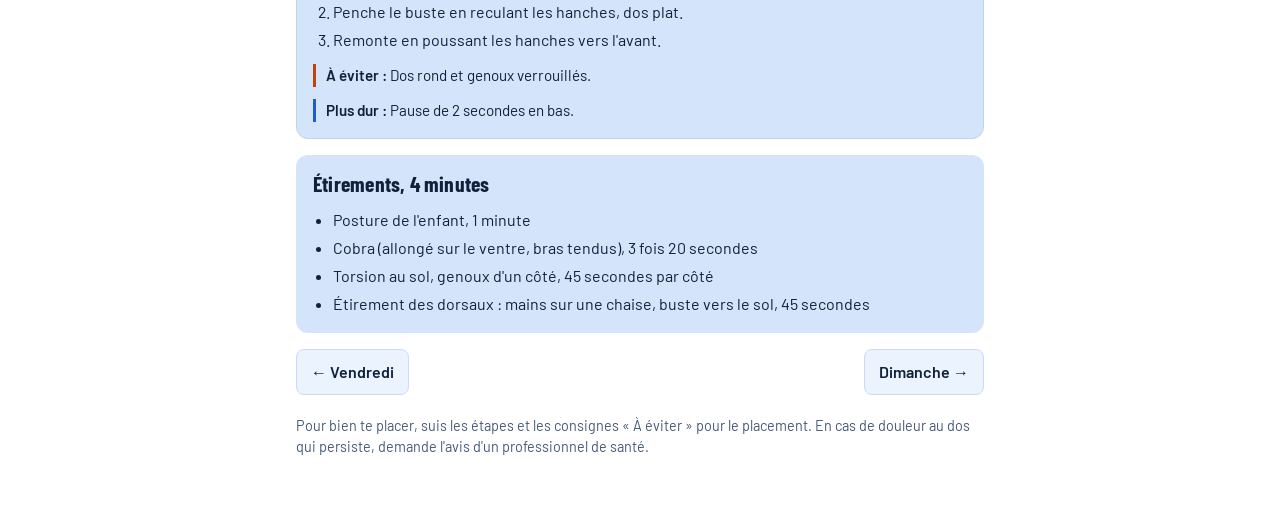
<file: samedi.html>
<!DOCTYPE html>
<html lang="fr">
<head>
<meta charset="utf-8">
<meta name="viewport" content="width=device-width, initial-scale=1">
<title>Samedi : Corps entier · Programme abdos et dos</title>
<meta name="description" content="Séance du samedi : corps entier. Chrono 40 s / 20 s et deux schémas pour chaque exercice.">
<link rel="preconnect" href="https://fonts.googleapis.com">
<link href="https://fonts.googleapis.com/css2?family=Barlow+Condensed:wght@600;700&family=Barlow:wght@400;500;600&display=swap" rel="stylesheet">
<link rel="stylesheet" href="assets/style.css">
<link rel="icon" href="assets/favicon.svg" type="image/svg+xml">
<link rel="manifest" href="manifest.webmanifest">
<link rel="apple-touch-icon" href="assets/icon-180.png">
<meta name="theme-color" content="#1a5fd0">
<meta name="apple-mobile-web-app-capable" content="yes">
<meta name="mobile-web-app-capable" content="yes">
<meta name="apple-mobile-web-app-title" content="Abdos &amp; Dos">
<meta name="apple-mobile-web-app-status-bar-style" content="default">
<script>try{if(localStorage.getItem("theme")==="dark")document.documentElement.dataset.theme="dark"}catch(e){}</script>
<script src="assets/theme.js" defer></script>
</head>
<body>
<div class="wrap">
  <header style="display:flex;flex-direction:column;gap:6px">
    <div class="top">
      <a href="index.html" style="text-decoration:none;color:inherit"><h1>Programme abdos et dos</h1></a>
      <button class="theme-btn" id="theme" type="button" aria-pressed="false">
        <svg class="moon" viewBox="0 0 24 24" aria-hidden="true"><path d="M21 12.8A9 9 0 1 1 11.2 3a7 7 0 0 0 9.8 9.8z"/></svg>
        <svg class="sun" viewBox="0 0 24 24" aria-hidden="true"><circle cx="12" cy="12" r="4"/><path d="M12 2v2M12 20v2M4.9 4.9l1.4 1.4M17.7 17.7l1.4 1.4M2 12h2M20 12h2M4.9 19.1l1.4-1.4M17.7 6.3l1.4-1.4"/></svg>
        <span id="theme-label">Sombre</span>
      </button>
    </div>
    <p class="lead">Sept séances de 30 minutes à la maison, centrées sur la sangle abdominale et les muscles du dos.</p>
  </header>
  <nav class="daynav" aria-label="Jours de la semaine"><div class="days"><a class="home" href="index.html" aria-label="Accueil">Accueil</a><a href="lundi.html" aria-label="Lundi">Lun</a><a href="mardi.html" aria-label="Mardi">Mar</a><a href="mercredi.html" aria-label="Mercredi">Mer</a><a href="jeudi.html" aria-label="Jeudi">Jeu</a><a href="vendredi.html" aria-label="Vendredi">Ven</a><a href="samedi.html" aria-current="page" aria-label="Samedi">Sam</a><a href="dimanche.html" aria-label="Dimanche">Dim</a></div></nav>
  <main style="display:flex;flex-direction:column;gap:16px">
<div class="day-head"><span class="eyebrow">Samedi</span><h2>Corps entier</h2></div>
<section class="block timer" id="timer" data-phase="pret" aria-live="polite"><div class="clock"><span class="time" id="t">0:40</span><span><span class="state" id="s">Prêt</span><br><span class="meta" id="r"></span></span></div><div class="bar"><i id="b"></i></div><div class="btns"><button class="primary" id="go" type="button">Démarrer le circuit</button><button id="rz" type="button">Remettre à zéro</button></div><p class="meta">40 s d'effort, 20 s de repos, 4 tours. Barre d'espace : démarrer / pause. Un bip annonce chaque changement.</p></section>
<section class="block phase"><h3>Échauffement, 4 minutes</h3><ul><li>Rotations d'épaules, 10 dans chaque sens</li><li>Chat-vache à quatre pattes, 10 allers-retours</li><li>Squats sans charge, 15 répétitions</li><li>Tirages légers à l'élastique, 15 répétitions</li><li>Planche avant, 20 secondes</li></ul></section>
<article class="block" id="exo-1"><div class="ex-top"><span class="num">1</span><h3>Thruster</h3></div><p class="meta">2 haltères · Jambes, épaules, cardio</p><div class="poses single"><figure><div class="frame"><span class="tag">Exemple</span><img src="img/samedi-1.webp" alt="Thruster : exemple" loading="lazy" decoding="async"></div></figure></div><ol><li>Haltères aux épaules, descends en squat.</li><li>Remonte de façon explosive.</li><li>Profite de l'élan pour pousser les haltères au-dessus de la tête.</li></ol><p class="note"><b>À éviter :</b> Talons qui se décollent en bas du squat.</p><p class="note plus"><b>Plus dur :</b> Enchaîne sans pause en haut.</p></article>
<article class="block" id="exo-2"><div class="ex-top"><span class="num">2</span><h3>Renegade row</h3></div><p class="meta">2 haltères · Dos, gainage</p><div class="poses single"><figure><div class="frame"><span class="tag">Exemple</span><img src="img/samedi-2.webp" alt="Renegade row : exemple" loading="lazy" decoding="async"></div></figure></div><ol><li>En planche bras tendus, mains sur les haltères, pieds écartés.</li><li>Tire un haltère vers la hanche sans tourner le bassin.</li><li>Repose et change de bras.</li></ol><p class="note"><b>À éviter :</b> Hanches qui pivotent à chaque tirage.</p><p class="note plus"><b>Plus dur :</b> Ajoute une pompe entre deux tirages.</p></article>
<article class="block" id="exo-3"><div class="ex-top"><span class="num">3</span><h3>Mountain climbers</h3></div><p class="meta">Tapis · Abdominaux, cardio</p><div class="poses"><figure><div class="frame"><span class="tag">Départ</span><img src="img/samedi-3-depart.webp" alt="Mountain climbers : position de départ" loading="lazy" decoding="async"></div><figcaption>Planche bras tendus, épaules au-dessus des mains</figcaption></figure><figure><div class="frame"><span class="tag end">Arrivée</span><img src="img/samedi-3-arrivee.webp" alt="Mountain climbers : position d&#x27;arrivée" loading="lazy" decoding="async"></div><figcaption>Un genou ramené vers la poitrine, hanches basses</figcaption></figure></div><ol><li>En planche bras tendus, épaules au-dessus des mains.</li><li>Ramène un genou vers la poitrine.</li><li>Alterne rapidement en gardant les hanches basses.</li></ol><p class="note"><b>À éviter :</b> Fesses qui montent.</p><p class="note plus"><b>Plus dur :</b> Version lente : genou vers le coude opposé.</p></article>
<article class="block" id="exo-4"><div class="ex-top"><span class="num">4</span><h3>Good morning à l'élastique</h3></div><p class="meta">Élastique sous les pieds, passé derrière la nuque · Lombaires, fessiers, ischio-jambiers</p><div class="poses"><figure><div class="frame"><span class="tag">Départ</span><img src="img/samedi-4-depart.webp" alt="Good morning à l&#x27;élastique : position de départ" loading="lazy" decoding="async"></div><figcaption>Debout sur l'élastique, élastique derrière la nuque</figcaption></figure><figure><div class="frame"><span class="tag end">Arrivée</span><img src="img/samedi-4-arrivee.webp" alt="Good morning à l&#x27;élastique : position d&#x27;arrivée" loading="lazy" decoding="async"></div><figcaption>Buste penché, hanches reculées, dos plat</figcaption></figure></div><ol><li>Debout, pieds largeur du bassin sur l'élastique, genoux déverrouillés.</li><li>Penche le buste en reculant les hanches, dos plat.</li><li>Remonte en poussant les hanches vers l'avant.</li></ol><p class="note"><b>À éviter :</b> Dos rond et genoux verrouillés.</p><p class="note plus"><b>Plus dur :</b> Pause de 2 secondes en bas.</p></article>
<section class="block phase"><h3>Étirements, 4 minutes</h3><ul><li>Posture de l'enfant, 1 minute</li><li>Cobra (allongé sur le ventre, bras tendus), 3 fois 20 secondes</li><li>Torsion au sol, genoux d'un côté, 45 secondes par côté</li><li>Étirement des dorsaux : mains sur une chaise, buste vers le sol, 45 secondes</li></ul></section>
<nav class="pager" aria-label="Jour précédent ou suivant"><a href="vendredi.html" rel="prev">← Vendredi</a><a href="dimanche.html" rel="next">Dimanche →</a></nav>
<script src="assets/timer.js"></script>
  </main>
  <footer>Pour bien te placer, suis les étapes et les consignes « À éviter » pour le placement. En cas de douleur au dos qui persiste, demande l'avis d'un professionnel de santé.</footer>
</div>
</body>
</html>
</file>
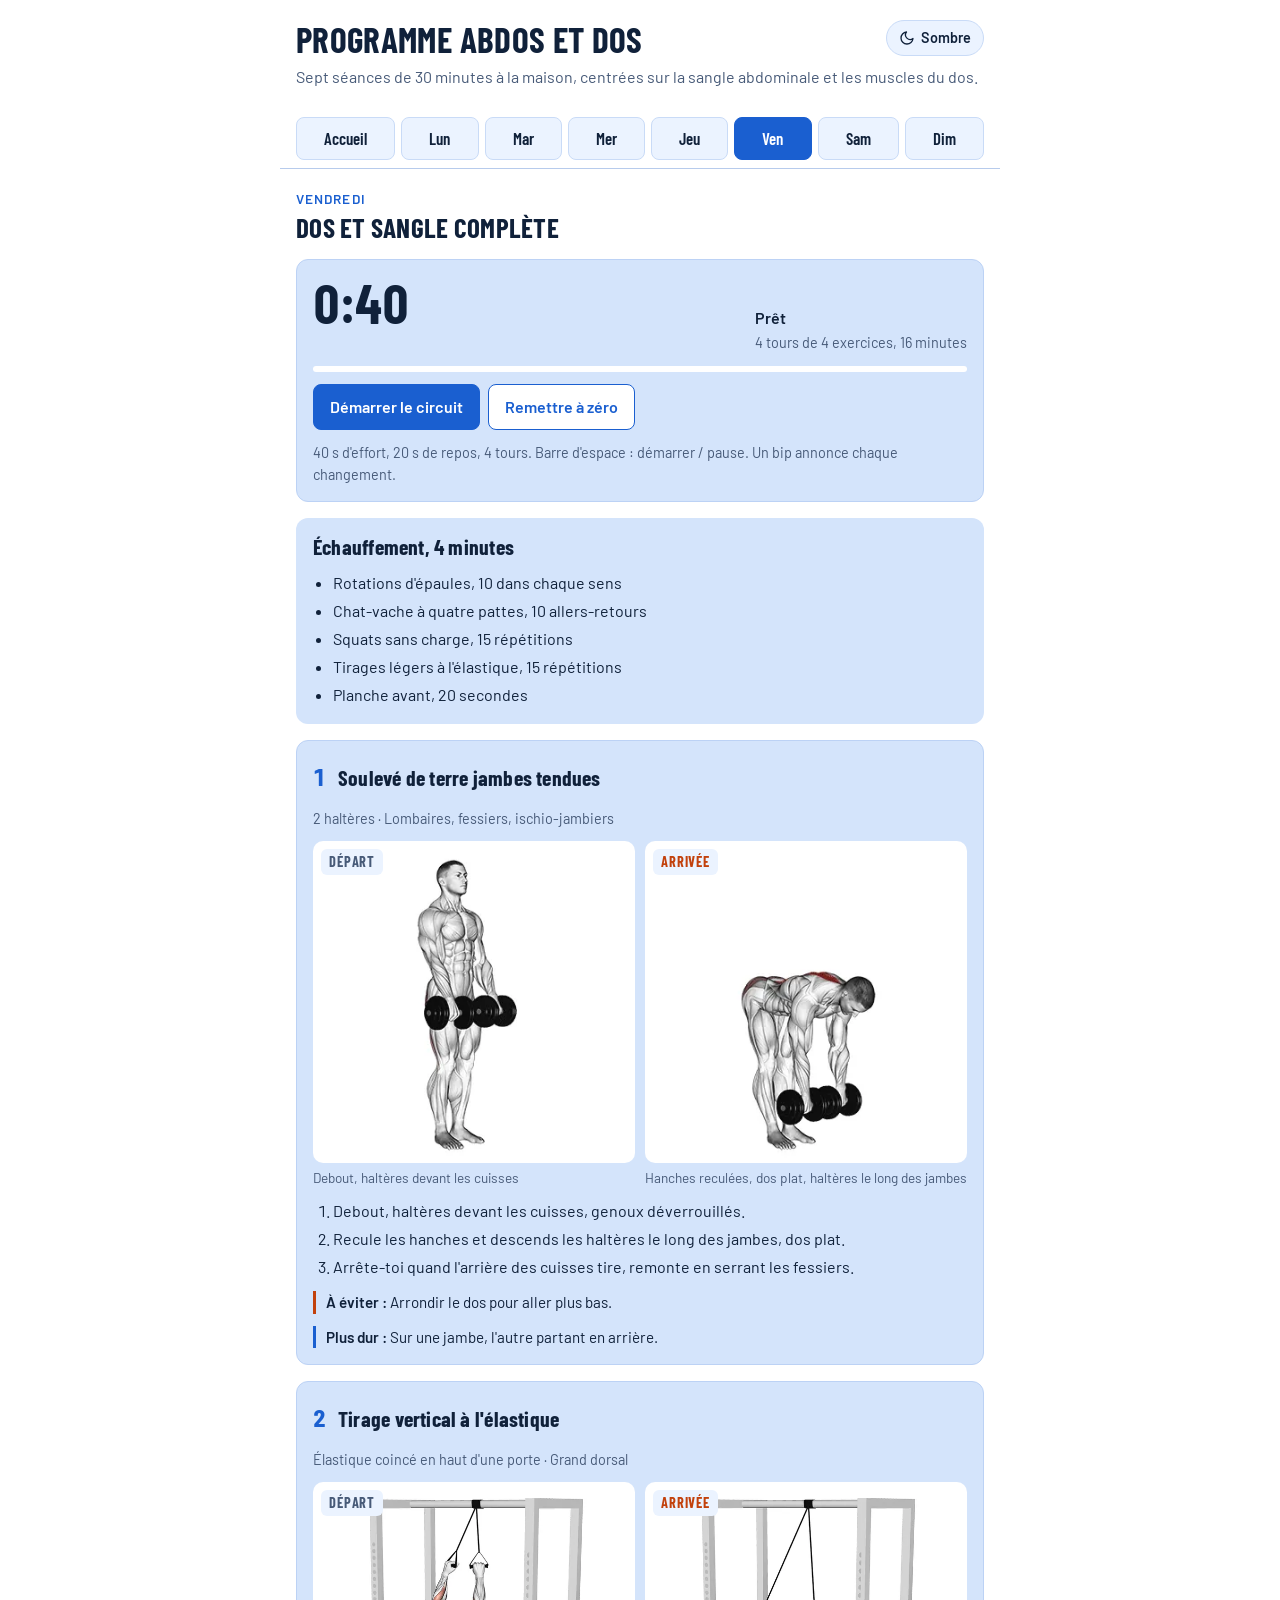
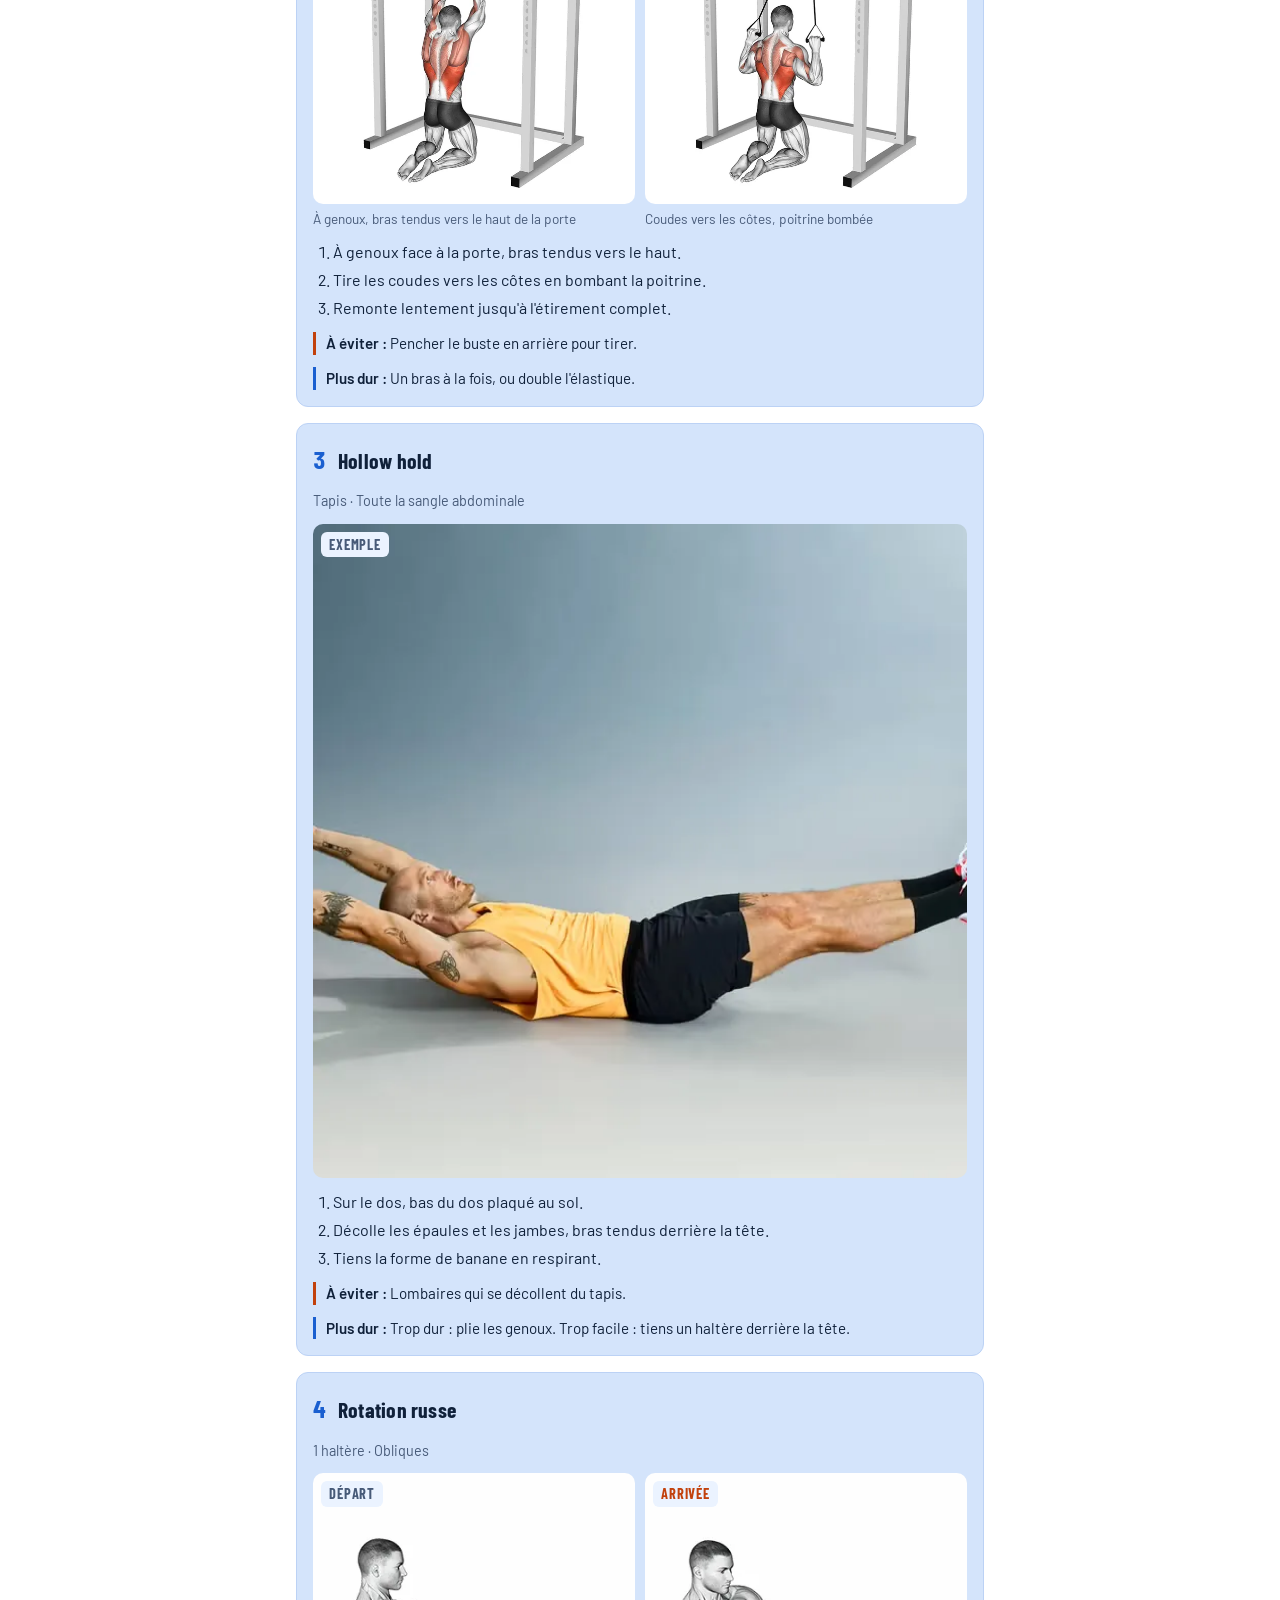
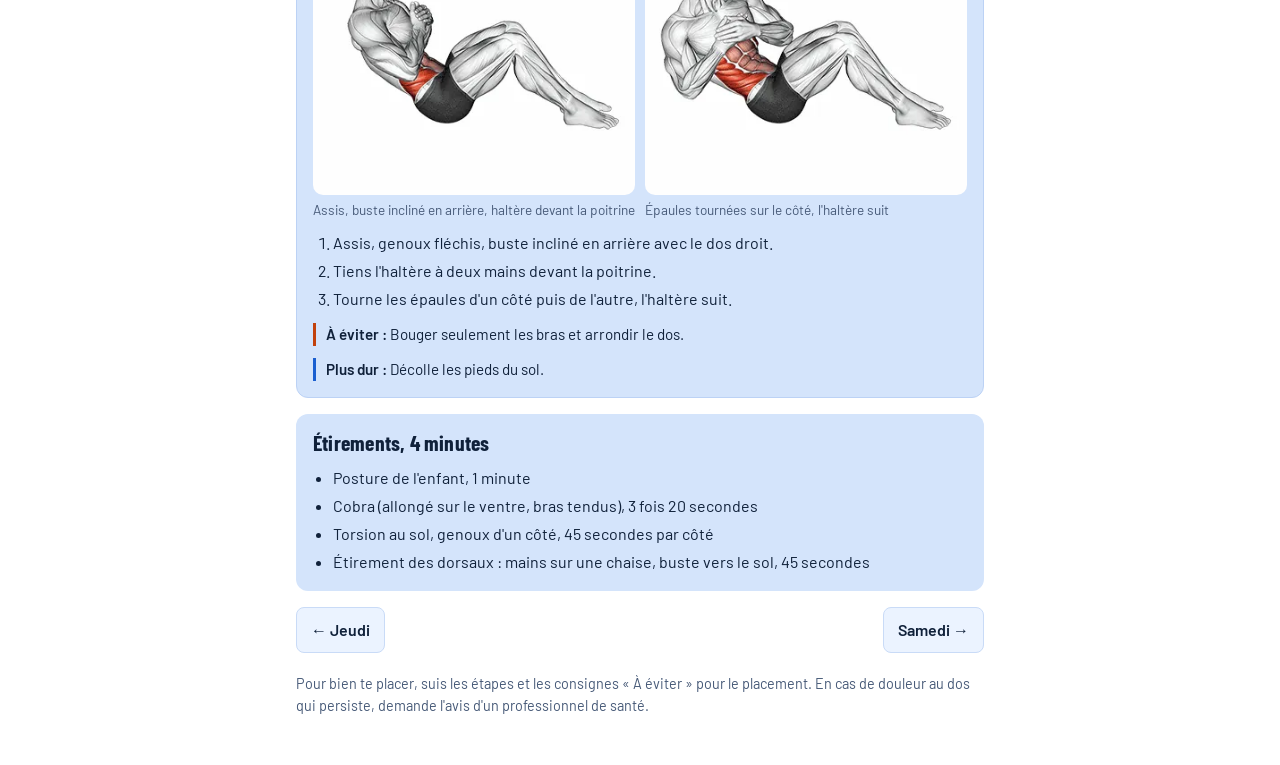
<file: vendredi.html>
<!DOCTYPE html>
<html lang="fr">
<head>
<meta charset="utf-8">
<meta name="viewport" content="width=device-width, initial-scale=1">
<title>Vendredi : Dos et sangle complète · Programme abdos et dos</title>
<meta name="description" content="Séance du vendredi : dos et sangle complète. Chrono 40 s / 20 s et deux schémas pour chaque exercice.">
<link rel="preconnect" href="https://fonts.googleapis.com">
<link href="https://fonts.googleapis.com/css2?family=Barlow+Condensed:wght@600;700&family=Barlow:wght@400;500;600&display=swap" rel="stylesheet">
<link rel="stylesheet" href="assets/style.css">
<link rel="icon" href="assets/favicon.svg" type="image/svg+xml">
<link rel="manifest" href="manifest.webmanifest">
<link rel="apple-touch-icon" href="assets/icon-180.png">
<meta name="theme-color" content="#1a5fd0">
<meta name="apple-mobile-web-app-capable" content="yes">
<meta name="mobile-web-app-capable" content="yes">
<meta name="apple-mobile-web-app-title" content="Abdos &amp; Dos">
<meta name="apple-mobile-web-app-status-bar-style" content="default">
<script>try{if(localStorage.getItem("theme")==="dark")document.documentElement.dataset.theme="dark"}catch(e){}</script>
<script src="assets/theme.js" defer></script>
</head>
<body>
<div class="wrap">
  <header style="display:flex;flex-direction:column;gap:6px">
    <div class="top">
      <a href="index.html" style="text-decoration:none;color:inherit"><h1>Programme abdos et dos</h1></a>
      <button class="theme-btn" id="theme" type="button" aria-pressed="false">
        <svg class="moon" viewBox="0 0 24 24" aria-hidden="true"><path d="M21 12.8A9 9 0 1 1 11.2 3a7 7 0 0 0 9.8 9.8z"/></svg>
        <svg class="sun" viewBox="0 0 24 24" aria-hidden="true"><circle cx="12" cy="12" r="4"/><path d="M12 2v2M12 20v2M4.9 4.9l1.4 1.4M17.7 17.7l1.4 1.4M2 12h2M20 12h2M4.9 19.1l1.4-1.4M17.7 6.3l1.4-1.4"/></svg>
        <span id="theme-label">Sombre</span>
      </button>
    </div>
    <p class="lead">Sept séances de 30 minutes à la maison, centrées sur la sangle abdominale et les muscles du dos.</p>
  </header>
  <nav class="daynav" aria-label="Jours de la semaine"><div class="days"><a class="home" href="index.html" aria-label="Accueil">Accueil</a><a href="lundi.html" aria-label="Lundi">Lun</a><a href="mardi.html" aria-label="Mardi">Mar</a><a href="mercredi.html" aria-label="Mercredi">Mer</a><a href="jeudi.html" aria-label="Jeudi">Jeu</a><a href="vendredi.html" aria-current="page" aria-label="Vendredi">Ven</a><a href="samedi.html" aria-label="Samedi">Sam</a><a href="dimanche.html" aria-label="Dimanche">Dim</a></div></nav>
  <main style="display:flex;flex-direction:column;gap:16px">
<div class="day-head"><span class="eyebrow">Vendredi</span><h2>Dos et sangle complète</h2></div>
<section class="block timer" id="timer" data-phase="pret" aria-live="polite"><div class="clock"><span class="time" id="t">0:40</span><span><span class="state" id="s">Prêt</span><br><span class="meta" id="r"></span></span></div><div class="bar"><i id="b"></i></div><div class="btns"><button class="primary" id="go" type="button">Démarrer le circuit</button><button id="rz" type="button">Remettre à zéro</button></div><p class="meta">40 s d'effort, 20 s de repos, 4 tours. Barre d'espace : démarrer / pause. Un bip annonce chaque changement.</p></section>
<section class="block phase"><h3>Échauffement, 4 minutes</h3><ul><li>Rotations d'épaules, 10 dans chaque sens</li><li>Chat-vache à quatre pattes, 10 allers-retours</li><li>Squats sans charge, 15 répétitions</li><li>Tirages légers à l'élastique, 15 répétitions</li><li>Planche avant, 20 secondes</li></ul></section>
<article class="block" id="exo-1"><div class="ex-top"><span class="num">1</span><h3>Soulevé de terre jambes tendues</h3></div><p class="meta">2 haltères · Lombaires, fessiers, ischio-jambiers</p><div class="poses"><figure><div class="frame"><span class="tag">Départ</span><img src="img/vendredi-1-depart.webp" alt="Soulevé de terre jambes tendues : position de départ" loading="lazy" decoding="async"></div><figcaption>Debout, haltères devant les cuisses</figcaption></figure><figure><div class="frame"><span class="tag end">Arrivée</span><img src="img/vendredi-1-arrivee.webp" alt="Soulevé de terre jambes tendues : position d&#x27;arrivée" loading="lazy" decoding="async"></div><figcaption>Hanches reculées, dos plat, haltères le long des jambes</figcaption></figure></div><ol><li>Debout, haltères devant les cuisses, genoux déverrouillés.</li><li>Recule les hanches et descends les haltères le long des jambes, dos plat.</li><li>Arrête-toi quand l'arrière des cuisses tire, remonte en serrant les fessiers.</li></ol><p class="note"><b>À éviter :</b> Arrondir le dos pour aller plus bas.</p><p class="note plus"><b>Plus dur :</b> Sur une jambe, l'autre partant en arrière.</p></article>
<article class="block" id="exo-2"><div class="ex-top"><span class="num">2</span><h3>Tirage vertical à l'élastique</h3></div><p class="meta">Élastique coincé en haut d'une porte · Grand dorsal</p><div class="poses"><figure><div class="frame"><span class="tag">Départ</span><img src="img/vendredi-2-depart.webp" alt="Tirage vertical à l&#x27;élastique : position de départ" loading="lazy" decoding="async"></div><figcaption>À genoux, bras tendus vers le haut de la porte</figcaption></figure><figure><div class="frame"><span class="tag end">Arrivée</span><img src="img/vendredi-2-arrivee.webp" alt="Tirage vertical à l&#x27;élastique : position d&#x27;arrivée" loading="lazy" decoding="async"></div><figcaption>Coudes vers les côtes, poitrine bombée</figcaption></figure></div><ol><li>À genoux face à la porte, bras tendus vers le haut.</li><li>Tire les coudes vers les côtes en bombant la poitrine.</li><li>Remonte lentement jusqu'à l'étirement complet.</li></ol><p class="note"><b>À éviter :</b> Pencher le buste en arrière pour tirer.</p><p class="note plus"><b>Plus dur :</b> Un bras à la fois, ou double l'élastique.</p></article>
<article class="block" id="exo-3"><div class="ex-top"><span class="num">3</span><h3>Hollow hold</h3></div><p class="meta">Tapis · Toute la sangle abdominale</p><div class="poses single"><figure><div class="frame"><span class="tag">Exemple</span><img src="img/vendredi-3.webp" alt="Hollow hold : exemple" loading="lazy" decoding="async"></div></figure></div><ol><li>Sur le dos, bas du dos plaqué au sol.</li><li>Décolle les épaules et les jambes, bras tendus derrière la tête.</li><li>Tiens la forme de banane en respirant.</li></ol><p class="note"><b>À éviter :</b> Lombaires qui se décollent du tapis.</p><p class="note plus"><b>Plus dur :</b> Trop dur : plie les genoux. Trop facile : tiens un haltère derrière la tête.</p></article>
<article class="block" id="exo-4"><div class="ex-top"><span class="num">4</span><h3>Rotation russe</h3></div><p class="meta">1 haltère · Obliques</p><div class="poses"><figure><div class="frame"><span class="tag">Départ</span><img src="img/vendredi-4-depart.webp" alt="Rotation russe : position de départ" loading="lazy" decoding="async"></div><figcaption>Assis, buste incliné en arrière, haltère devant la poitrine</figcaption></figure><figure><div class="frame"><span class="tag end">Arrivée</span><img src="img/vendredi-4-arrivee.webp" alt="Rotation russe : position d&#x27;arrivée" loading="lazy" decoding="async"></div><figcaption>Épaules tournées sur le côté, l'haltère suit</figcaption></figure></div><ol><li>Assis, genoux fléchis, buste incliné en arrière avec le dos droit.</li><li>Tiens l'haltère à deux mains devant la poitrine.</li><li>Tourne les épaules d'un côté puis de l'autre, l'haltère suit.</li></ol><p class="note"><b>À éviter :</b> Bouger seulement les bras et arrondir le dos.</p><p class="note plus"><b>Plus dur :</b> Décolle les pieds du sol.</p></article>
<section class="block phase"><h3>Étirements, 4 minutes</h3><ul><li>Posture de l'enfant, 1 minute</li><li>Cobra (allongé sur le ventre, bras tendus), 3 fois 20 secondes</li><li>Torsion au sol, genoux d'un côté, 45 secondes par côté</li><li>Étirement des dorsaux : mains sur une chaise, buste vers le sol, 45 secondes</li></ul></section>
<nav class="pager" aria-label="Jour précédent ou suivant"><a href="jeudi.html" rel="prev">← Jeudi</a><a href="samedi.html" rel="next">Samedi →</a></nav>
<script src="assets/timer.js"></script>
  </main>
  <footer>Pour bien te placer, suis les étapes et les consignes « À éviter » pour le placement. En cas de douleur au dos qui persiste, demande l'avis d'un professionnel de santé.</footer>
</div>
</body>
</html>
</file>
<file: assets/style.css>
:root{
  /* Fond blanc ; bulles de contenu en bleu ; bulles des jours en bleu plus clair */
  --bg:#ffffff; --surface:#ffffff; --ink:#10213a; --muted:#475a78; --line:#b7cbec;
  --bubble:#d4e4fb; --bubble-line:#bcd2f5; --day:#ebf3ff; --day-line:#c9dbf7;
  --accent:#1a5fd0; --accent-ink:#ffffff; --effort:#c2410c; --soft:#d4e4fb; --fig:#10213a; --figfar:#93a6c6;
  --display:"Barlow Condensed","Arial Narrow",Arial,sans-serif;
  --body:"Barlow","Helvetica Neue",Arial,sans-serif;
  color-scheme:light;
}
/* Thème sombre, activé par le bouton (data-theme="dark" sur <html>) */
:root[data-theme="dark"]{
  --bg:#0c1424; --surface:#14203a; --ink:#e6edf9; --muted:#a3b3cf; --line:#2c3e63;
  --bubble:#172a4d; --bubble-line:#24406f; --day:#22406f; --day-line:#30548e;
  --accent:#5d9cff; --accent-ink:#0a1222; --effort:#ff8a5c; --soft:#172a4d; --fig:#e6edf9; --figfar:#62789e;
  color-scheme:dark;
}
.top{display:flex;align-items:flex-start;justify-content:space-between;gap:12px}
.theme-btn{flex:none;display:inline-flex;align-items:center;gap:6px;padding:6px 12px;font-size:.9rem;border-radius:999px;border:1px solid var(--day-line);background:var(--day);color:var(--ink)}
.theme-btn svg{width:16px;height:16px;fill:none;stroke:currentColor;stroke-width:2;stroke-linecap:round;stroke-linejoin:round}
.theme-btn .sun{display:none}
:root[data-theme="dark"] .theme-btn .sun{display:block}
:root[data-theme="dark"] .theme-btn .moon{display:none}
*{box-sizing:border-box}
html{-webkit-text-size-adjust:100%}
body{margin:0;background:var(--bg);color:var(--ink);font-family:var(--body);font-size:16px;line-height:1.5}
.wrap{max-width:720px;margin:0 auto;padding:20px 16px 48px;display:flex;flex-direction:column;gap:20px}
h1,h2,h3{font-family:var(--display);line-height:1.1;margin:0;text-wrap:balance;letter-spacing:.01em}
h1{font-size:2.2rem;text-transform:uppercase}
h2{font-size:1.7rem;text-transform:uppercase}
h3{font-size:1.35rem}
h4{font-family:var(--body);font-size:.85rem;font-weight:600;text-transform:uppercase;letter-spacing:.08em;color:var(--muted);margin:0}
p{margin:0}
a{color:var(--accent)}
.lead{color:var(--muted)}
.facts{display:flex;flex-wrap:wrap;gap:8px;padding:0;margin:0;list-style:none}
.facts li{border:1px solid var(--bubble-line);border-radius:999px;padding:3px 12px;font-size:.9rem;background:var(--surface)}
.block .facts{flex-direction:row;padding:0}
nav.daynav{position:sticky;top:0;z-index:5;background:var(--bg);padding:8px 0;margin:0 -16px;border-bottom:1px solid var(--line)}
.days{display:flex;gap:6px;overflow-x:auto;padding:0 16px;scrollbar-width:none}
.days::-webkit-scrollbar{display:none}
.days a{flex:1 0 auto;min-width:44px;text-align:center;text-decoration:none;color:var(--ink);font-family:var(--display);font-weight:600;font-size:1.05rem;padding:8px 10px;border-radius:8px;border:1px solid var(--day-line);background:var(--day)}
.days a[aria-current="page"]{background:var(--accent);color:var(--accent-ink);border-color:var(--accent)}
.days a.home{min-width:auto}
a:focus-visible,button:focus-visible{outline:3px solid var(--effort);outline-offset:2px}
.day-head{display:flex;flex-direction:column;gap:4px}
.eyebrow{font-size:.85rem;font-weight:600;color:var(--accent);text-transform:uppercase;letter-spacing:.08em}
.block{background:var(--bubble);border:1px solid var(--bubble-line);border-radius:12px;padding:16px;display:flex;flex-direction:column;gap:12px}
.block ul,.block ol{margin:0;padding-left:20px;display:flex;flex-direction:column;gap:4px}
.phase{background:var(--soft);border-color:transparent}
.ex-top{display:flex;gap:12px;align-items:baseline}
.num{font-family:var(--display);font-weight:700;font-size:1.6rem;color:var(--accent);font-variant-numeric:tabular-nums}
.meta{font-size:.9rem;color:var(--muted)}
.note{font-size:.95rem;border-left:3px solid var(--effort);padding-left:10px}
.note.plus{border-left-color:var(--accent)}
.note b{font-weight:600}
.poses{display:grid;grid-template-columns:1fr 1fr;gap:10px}
.poses figure{margin:0;display:flex;flex-direction:column;gap:6px}
.poses .frame{position:relative;background:var(--surface);border-radius:10px;overflow:hidden}
.poses .tag{position:absolute;top:8px;left:8px;font-family:var(--display);font-weight:700;font-size:.9rem;text-transform:uppercase;letter-spacing:.06em;padding:2px 8px;border-radius:6px;background:var(--day);color:var(--muted)}
.poses .tag.end{color:var(--effort)}
.poses.single{grid-template-columns:1fr}
@media (display-mode:standalone){.install{display:none}}
.standalone .install{display:none}
.poses.trio{grid-template-columns:repeat(auto-fit,minmax(200px,1fr))}
@media (min-width:600px){.poses.trio img{aspect-ratio:3/2;object-fit:contain}}
.poses img{display:block;width:100%;height:auto;background:#fff}
.poses figcaption{font-size:.85rem;color:var(--muted);line-height:1.3}
svg.pose{display:block;width:100%;height:auto}
svg.pose .floor{stroke:var(--line);stroke-width:1.5;stroke-linecap:round}
svg.pose .mat{fill:var(--line)}
svg.pose .torso,svg.pose .limb{fill:none;stroke:var(--fig);stroke-width:4.5;stroke-linecap:round;stroke-linejoin:round}
svg.pose .limb.far{stroke:var(--figfar)}
svg.pose .head{fill:var(--fig)}
svg.pose .db{fill:var(--effort)}
svg.pose .band{stroke:var(--effort);stroke-width:2;stroke-dasharray:4 3;stroke-linecap:round}
svg.pose .anchor{fill:var(--effort)}
svg.pose .door{fill:var(--line)}
svg.pose .knob{fill:var(--muted)}
svg.pose .chair{fill:var(--muted);stroke:var(--muted);stroke-width:3;stroke-linecap:round}
.timer{align-items:stretch}
.clock{display:flex;align-items:baseline;justify-content:space-between;gap:12px;flex-wrap:wrap}
.time{font-family:var(--display);font-weight:700;font-size:3.4rem;line-height:1;font-variant-numeric:tabular-nums}
.timer[data-phase="effort"] .time{color:var(--effort)}
.timer[data-phase="repos"] .time{color:var(--accent)}
.state{font-weight:600}
.bar{height:6px;background:var(--surface);border-radius:3px;overflow:hidden}
.bar i{display:block;height:100%;width:0;background:var(--accent);transition:width .3s}
.btns{display:flex;gap:8px;flex-wrap:wrap}
button{font:inherit;font-weight:600;border-radius:8px;padding:10px 16px;border:1.5px solid var(--accent);background:var(--surface);color:var(--accent);cursor:pointer}
button.primary{background:var(--accent);color:var(--accent-ink)}
.pager{display:flex;justify-content:space-between;gap:12px}
.pager a{text-decoration:none;font-weight:600;border:1px solid var(--day-line);border-radius:8px;padding:10px 14px;background:var(--day);color:var(--ink)}
.cards{display:grid;grid-template-columns:repeat(auto-fill,minmax(150px,1fr));gap:10px;padding:0;margin:0;list-style:none}
.cards a{display:flex;flex-direction:column;gap:2px;text-decoration:none;color:var(--ink);background:var(--day);border:1px solid var(--day-line);border-radius:12px;padding:14px}
.cards a:hover{border-color:var(--accent)}
.cards .d{font-family:var(--display);font-weight:700;font-size:1.3rem;text-transform:uppercase}
.cards .t{color:var(--muted);font-size:.9rem}
footer{font-size:.9rem;color:var(--muted)}
@media (max-width:420px){.poses{grid-template-columns:1fr 1fr;gap:6px}.time{font-size:2.8rem}}
</file>
